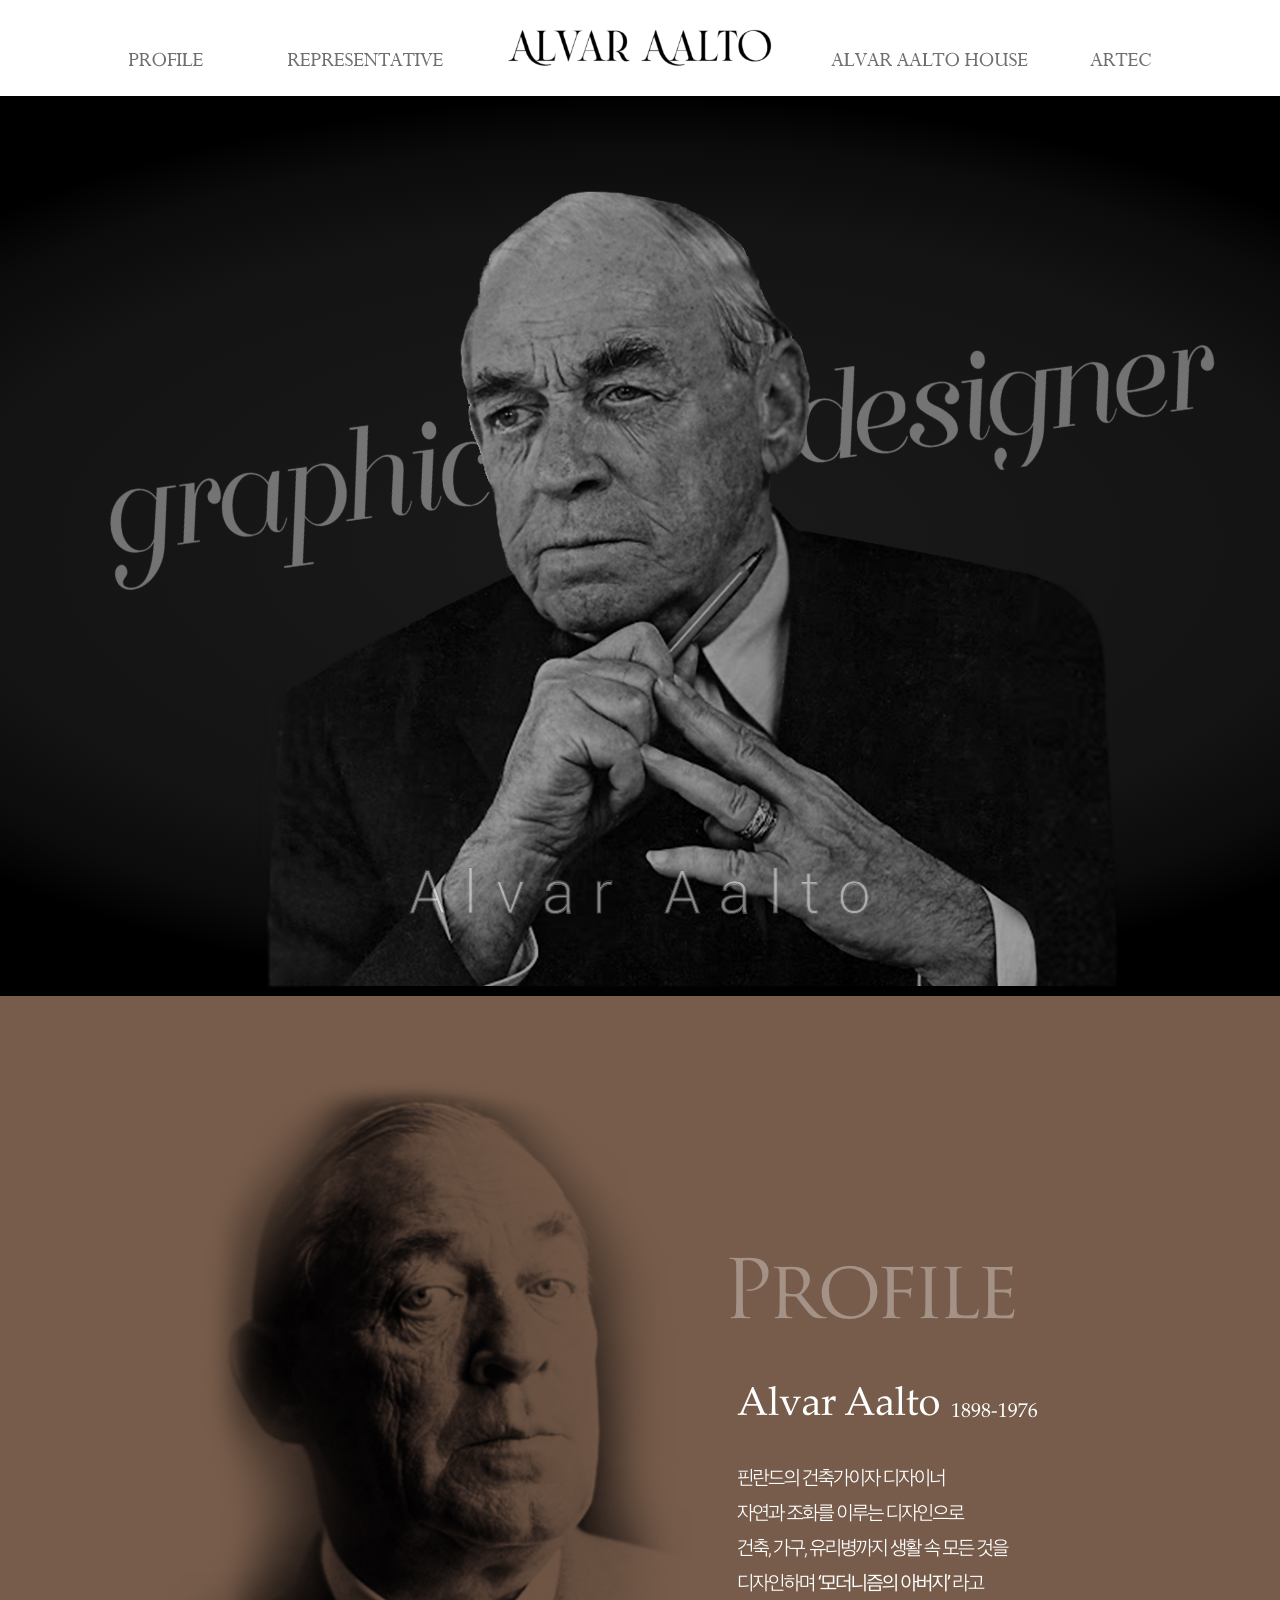
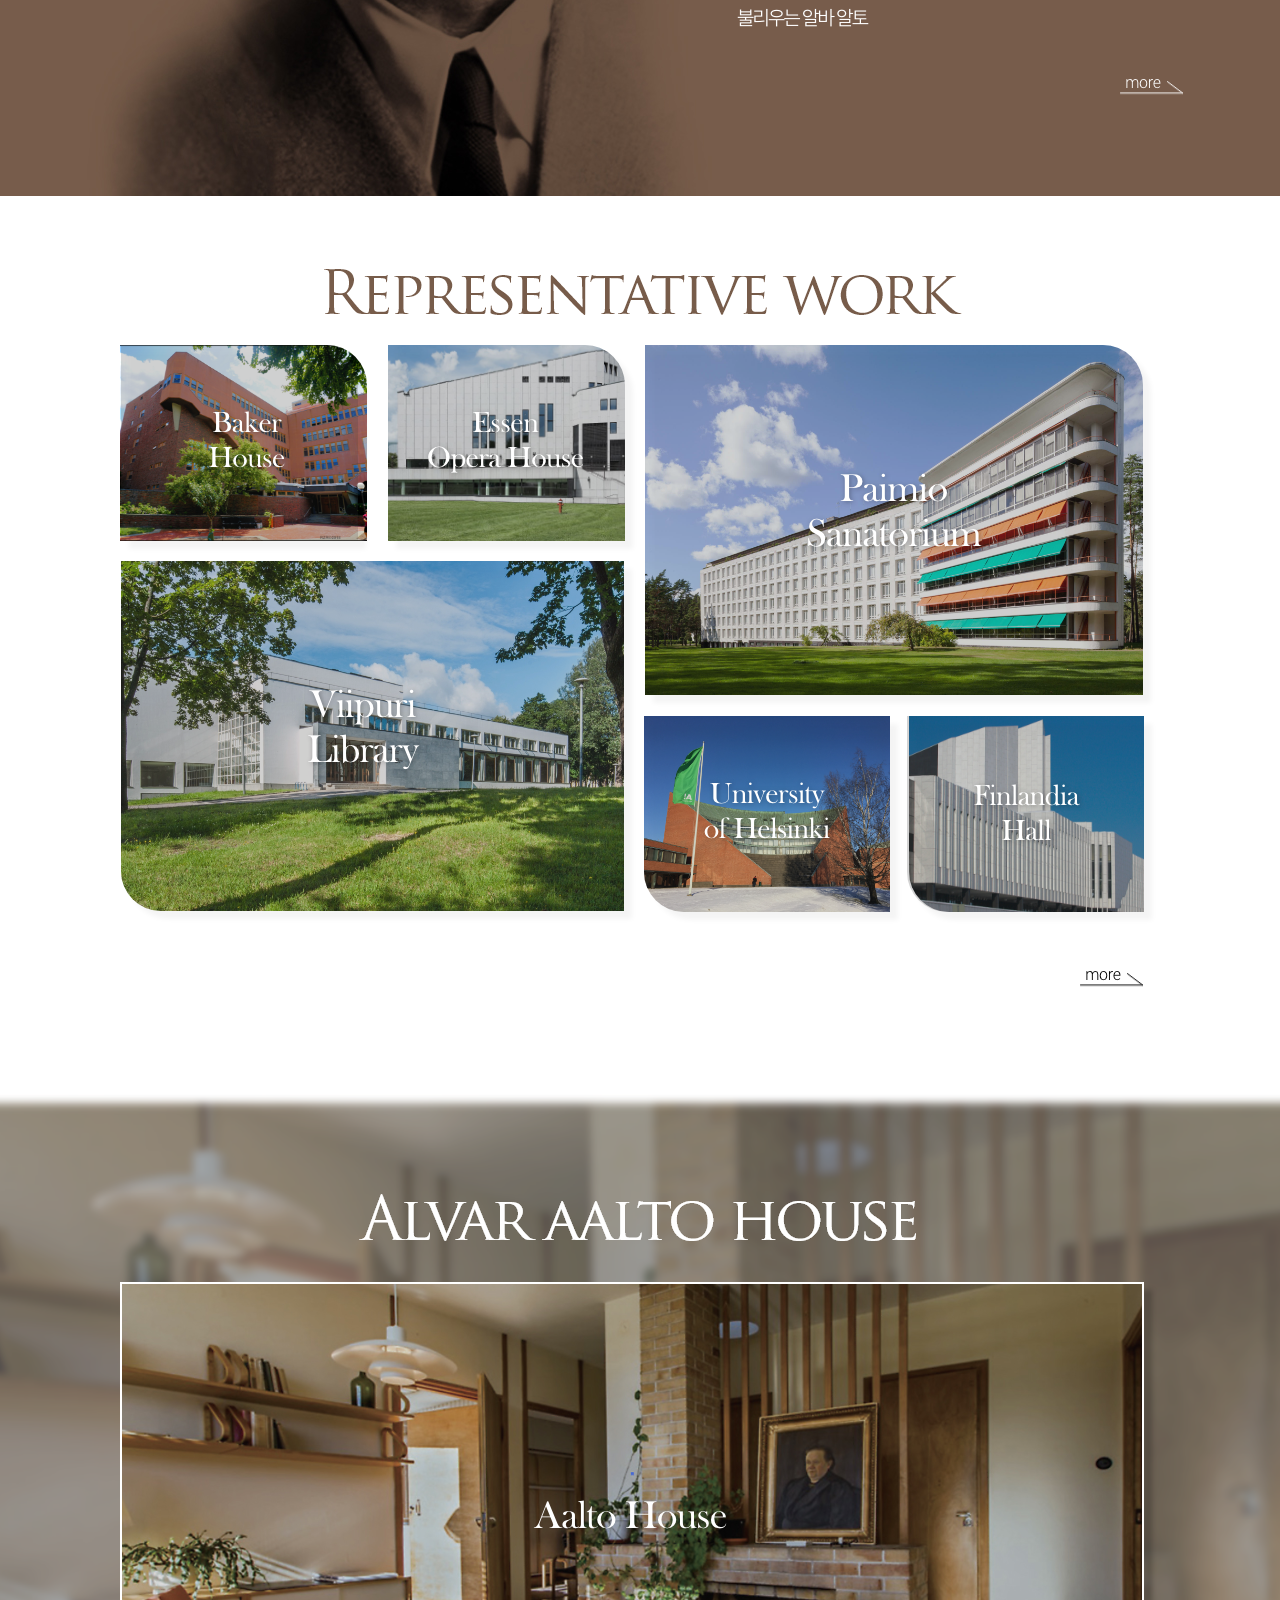
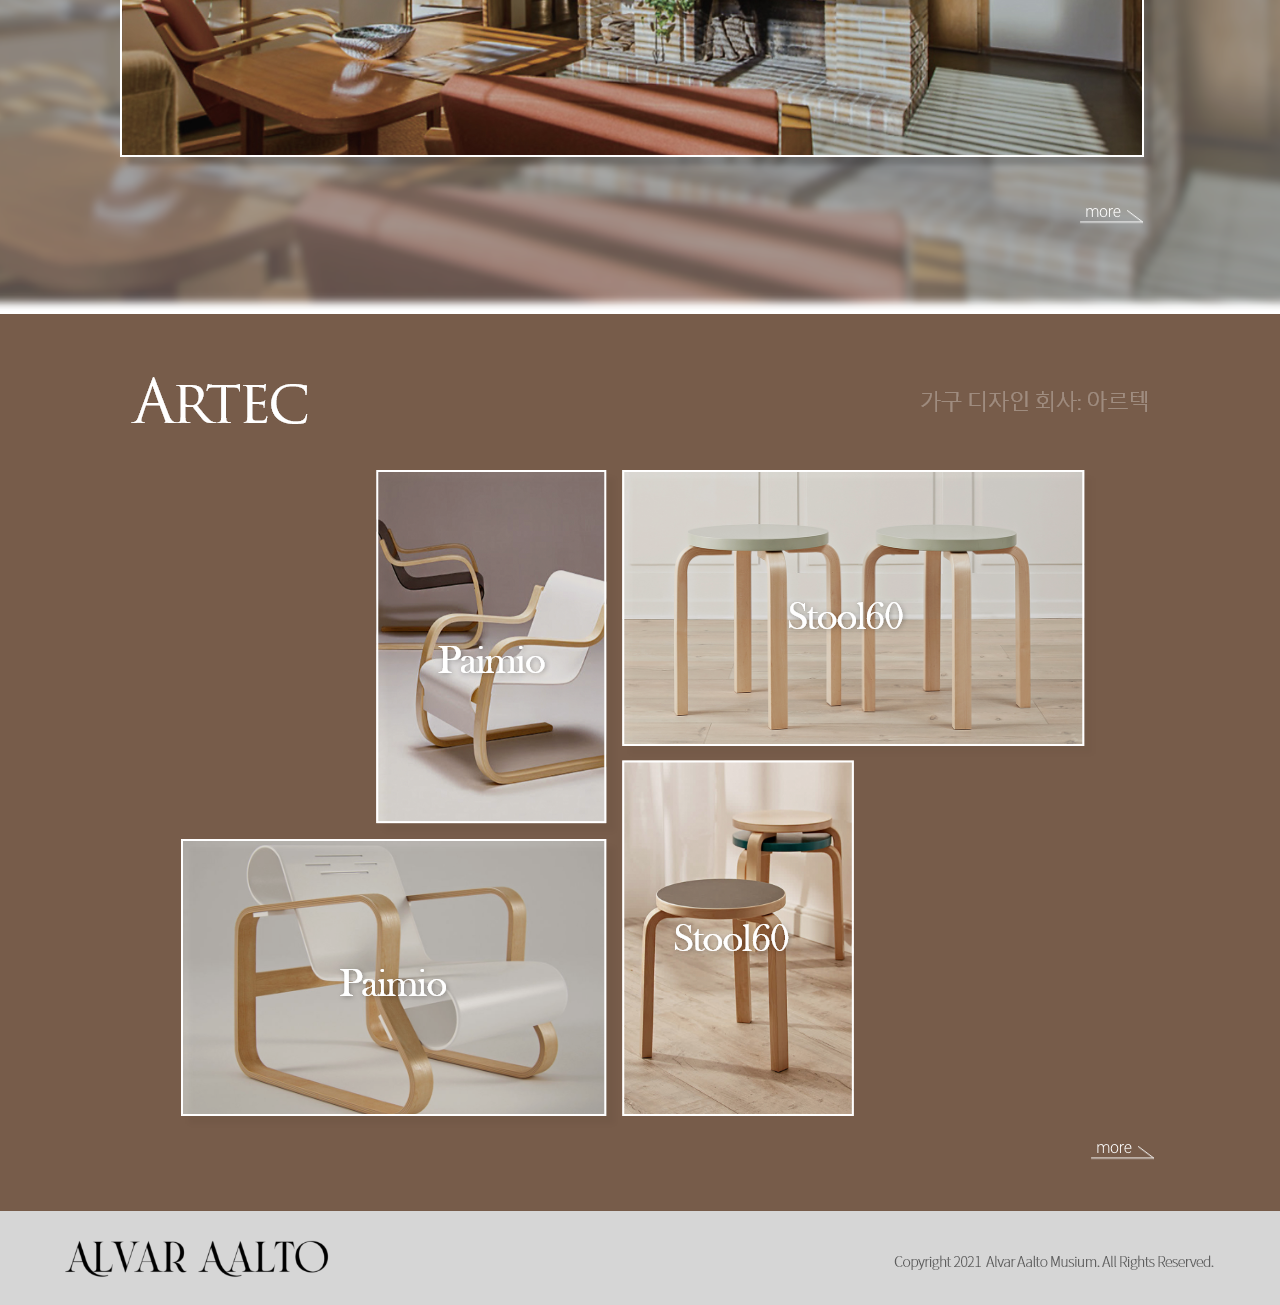
<file: index.html>
<!DOCTYPE html>
<html lang="ko" dir="ltr">
  <head>
    <meta charset="utf-8">
    <title>Alvar Aalto Museum</title>
    <link rel="stylesheet" href="css/master.css">
  </head>
  <body>
    <header>
      <a href="sub01.html"><div class="menu1"><img src="img/00_01_menu1.png" alt="=Profile"></div></a>
      <a href="sub02.html"><div class="menu2"><img src="img/00_01_menu2.png" alt="=Representative "></div></a>
      <a href="index.html"><div class="logo"><img src="img/00_01_logo.png" alt="=Alvar Aalto Museum logo"></div></a>
      <a href="sub03.html"><div class="menu3"><img src="img/00_01_menu3.png" alt="=Alvar Aalto House"></div></a>
      <a href="sub04.html"><div class="menu4"><img src="img/00_01_menu4.png" alt="=Artec"></div></a>
    </header>

    <section>
      <div>
      <div class="bg bg1">
          <div class="text1"><img src="img/00_02_text.png">
          </div>
      </div>
      <div class="bg bg2 bg_ext">
        <span class="">
        <div class="text2"><img src="img/00_03_text.png"></div>
        <div class="more01">
            <a href="sub01.html"><div class="more1"><img src="img/00_03_more.png"></div></a>
        </div>
      </span>
      </div>

      <div class="bg bg3 bg_ext">
        <span class="">
        <div class="text3"><img src="img/00_04_text.png" alt=""></div>
        <div class="con1"><img src="img/00_04_bg.png" alt=""></div>
        <div class="more02">
            <a href="sub02.html"><div class="more2"><img src="img/00_04_more.png"></div></a>
        </div>
      </span>
      </div>

      <div class="bg bg4 bg_ext">
        <span class="">
        <div class="text4"><img src="img/00_05_text.png" alt=""></div>
        <div class="con2"><a href="sub03.html"><img src="img/00_05_bg.png" alt=""></a></div>
        <div class="more03">
            <a href="sub03.html"><div class="more3"><img src="img/00_03_more.png"></div></a>
        </div>
      </span>
      </div>

      <div class="bg bg5 bg_ext">
        <span class="">
        <div class="text5"><img src="img/00_06_text.png" alt=""></div>
        <div class="con3"><img src="img/00_06_bg.png" alt=""></div>
        <div class="more04">
            <a href="sub04.html"><div class="more4"><img src="img/00_03_more.png"></div></a>
        </div>
      </span>
      </div>
          
      </div>
    </section>

    <footer>
        <div class="footer_logo"><img src="img/00_07_footer.png" alt="footer"></div>
    </footer>
  </body>
</html>
</file>
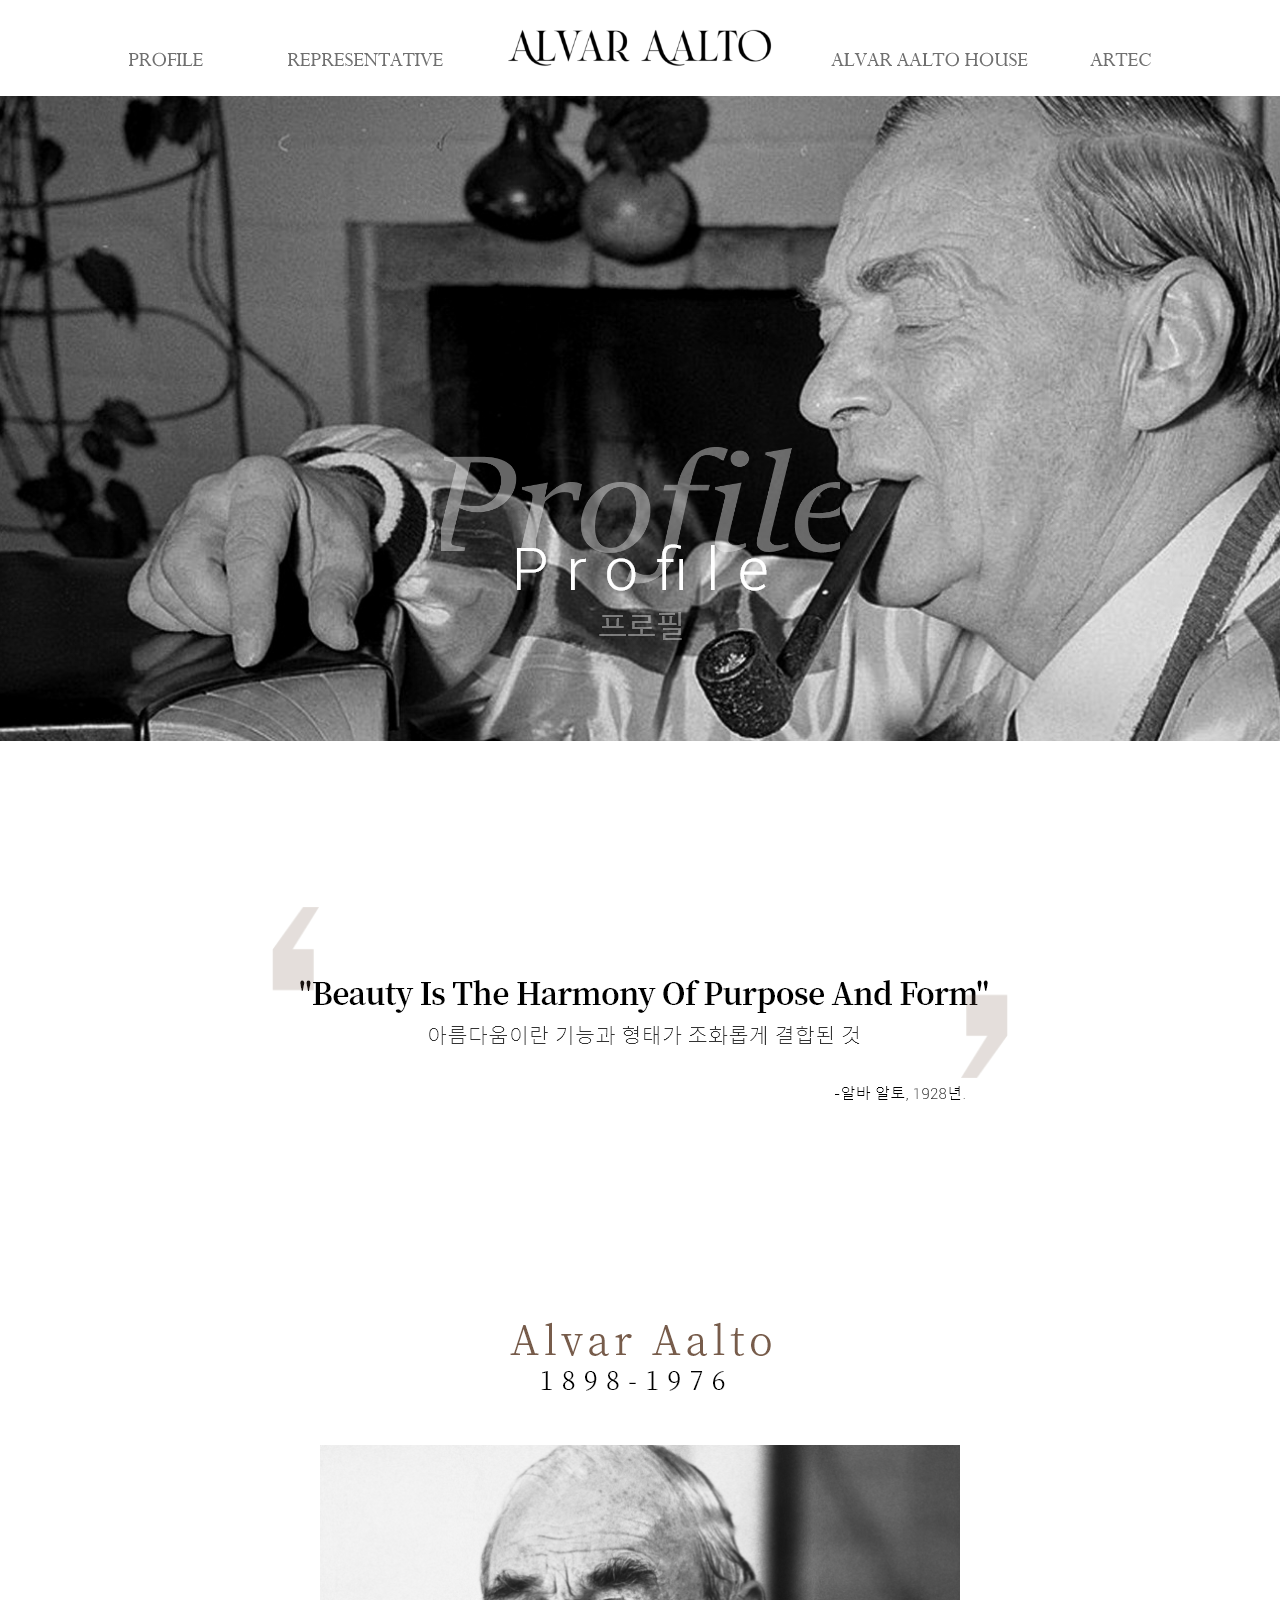
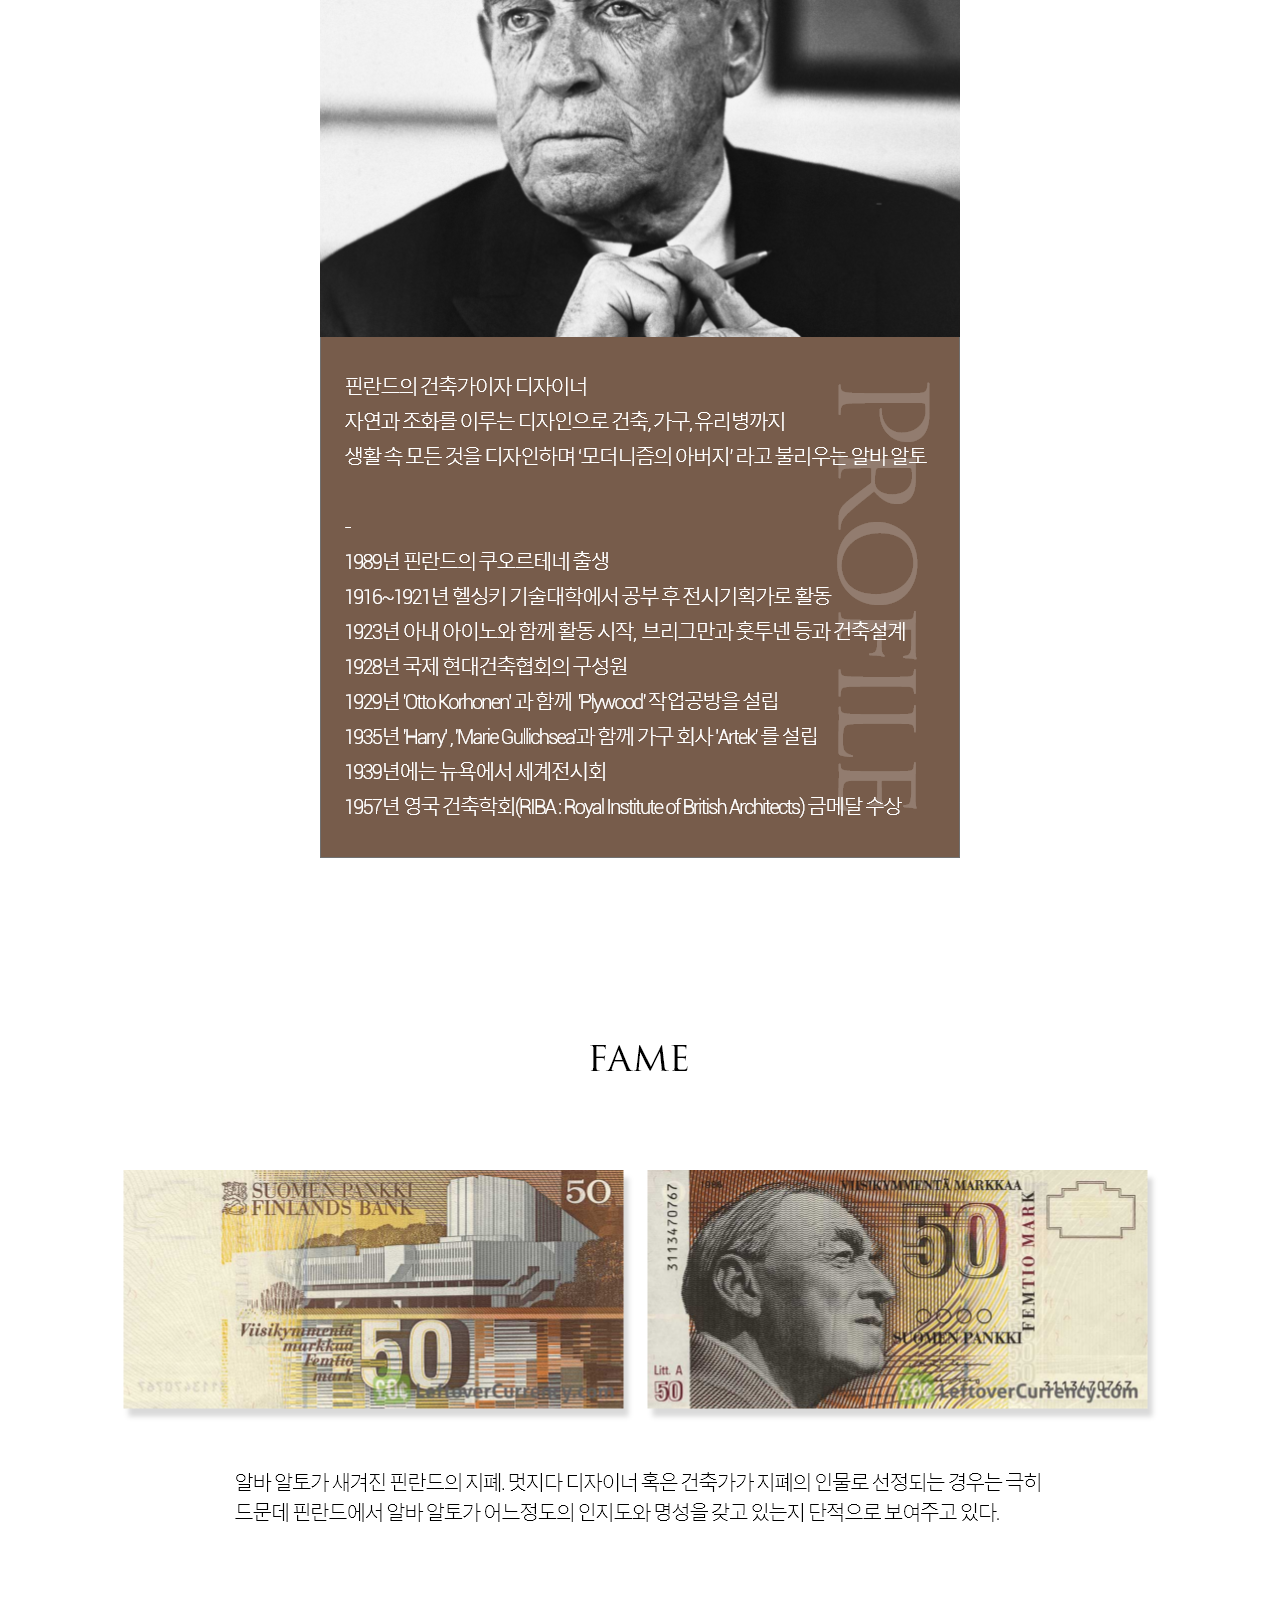
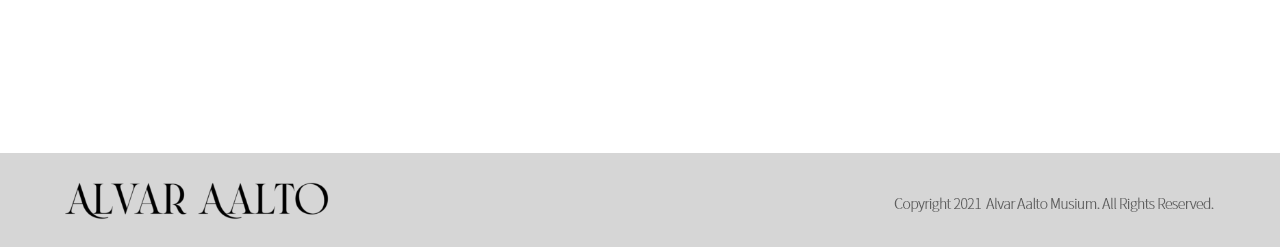
<file: sub01.html>
<!DOCTYPE html>
<html lang="ko" dir="ltr">
  <head>
    <meta charset="utf-8">
    <title>Alvar Aalto Museum</title>
    <link rel="stylesheet" href="css/master.css">
  </head>
  <body>
    <header>
      <a href="sub01.html"><div class="menu1"><img src="img/00_01_menu1.png" alt="=Profile"></div></a>
      <a href="sub02.html"><div class="menu2"><img src="img/00_01_menu2.png" alt="=Representative "></div></a>
      <a href="index.html"><div class="logo"><img src="img/00_01_logo.png" alt="=Alvar Aalto Museum logo"></div></a>
      <a href="sub03.html"><div class="menu3"><img src="img/00_01_menu3.png" alt="=Alvar Aalto House"></div></a>
      <a href="sub04.html"><div class="menu4"><img src="img/00_01_menu4.png" alt="=Artec"></div></a>
    </header>

    <section>
      <div>
      <div class="sub01_bg1">
          <div class="sub01_text1"><img src="img/01_02_text.png"></div>
      </div>

      <div class="sub01_bg2">
          <div class="sub01_text2"><img src="img/01_03_text.png"></div>
          <div class="sub01_text3"><img src="img/01_04_text.png"></div>
          <div class="sub01_con1"><img src="img/01_05_bg.png"></div>
          <div class="sub01_text4"><img src="img/01_06_text.png"></div>
          <div class="sub01_con2"><img src="img/01_06_bg.png"></div>
          <div class="sub01_text5"><img src="img/01_06_text2.png">
          </div>
      </div>

    </div>
    </section>

    <footer>
        <div class="footer_logo"><img src="img/00_07_footer.png" alt="footer"></div>
    </footer>
  </body>
</html>
</file>
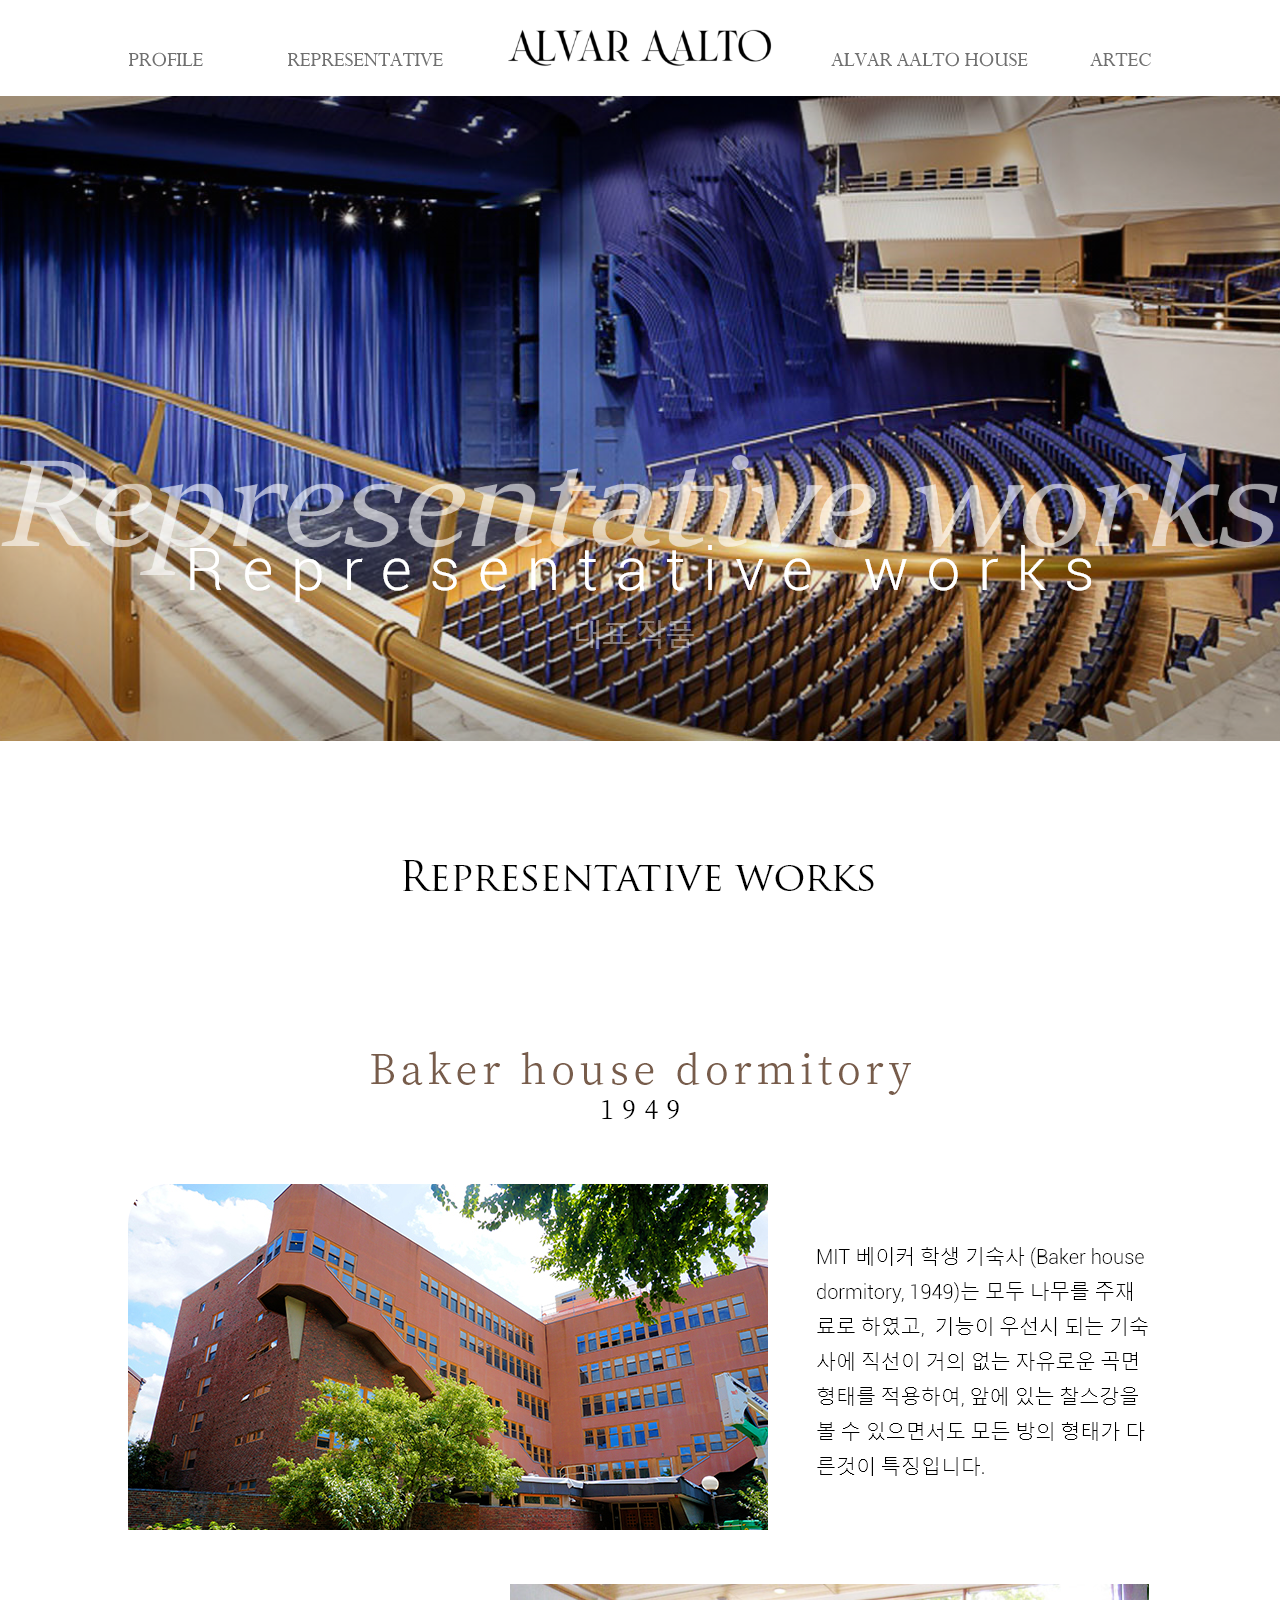
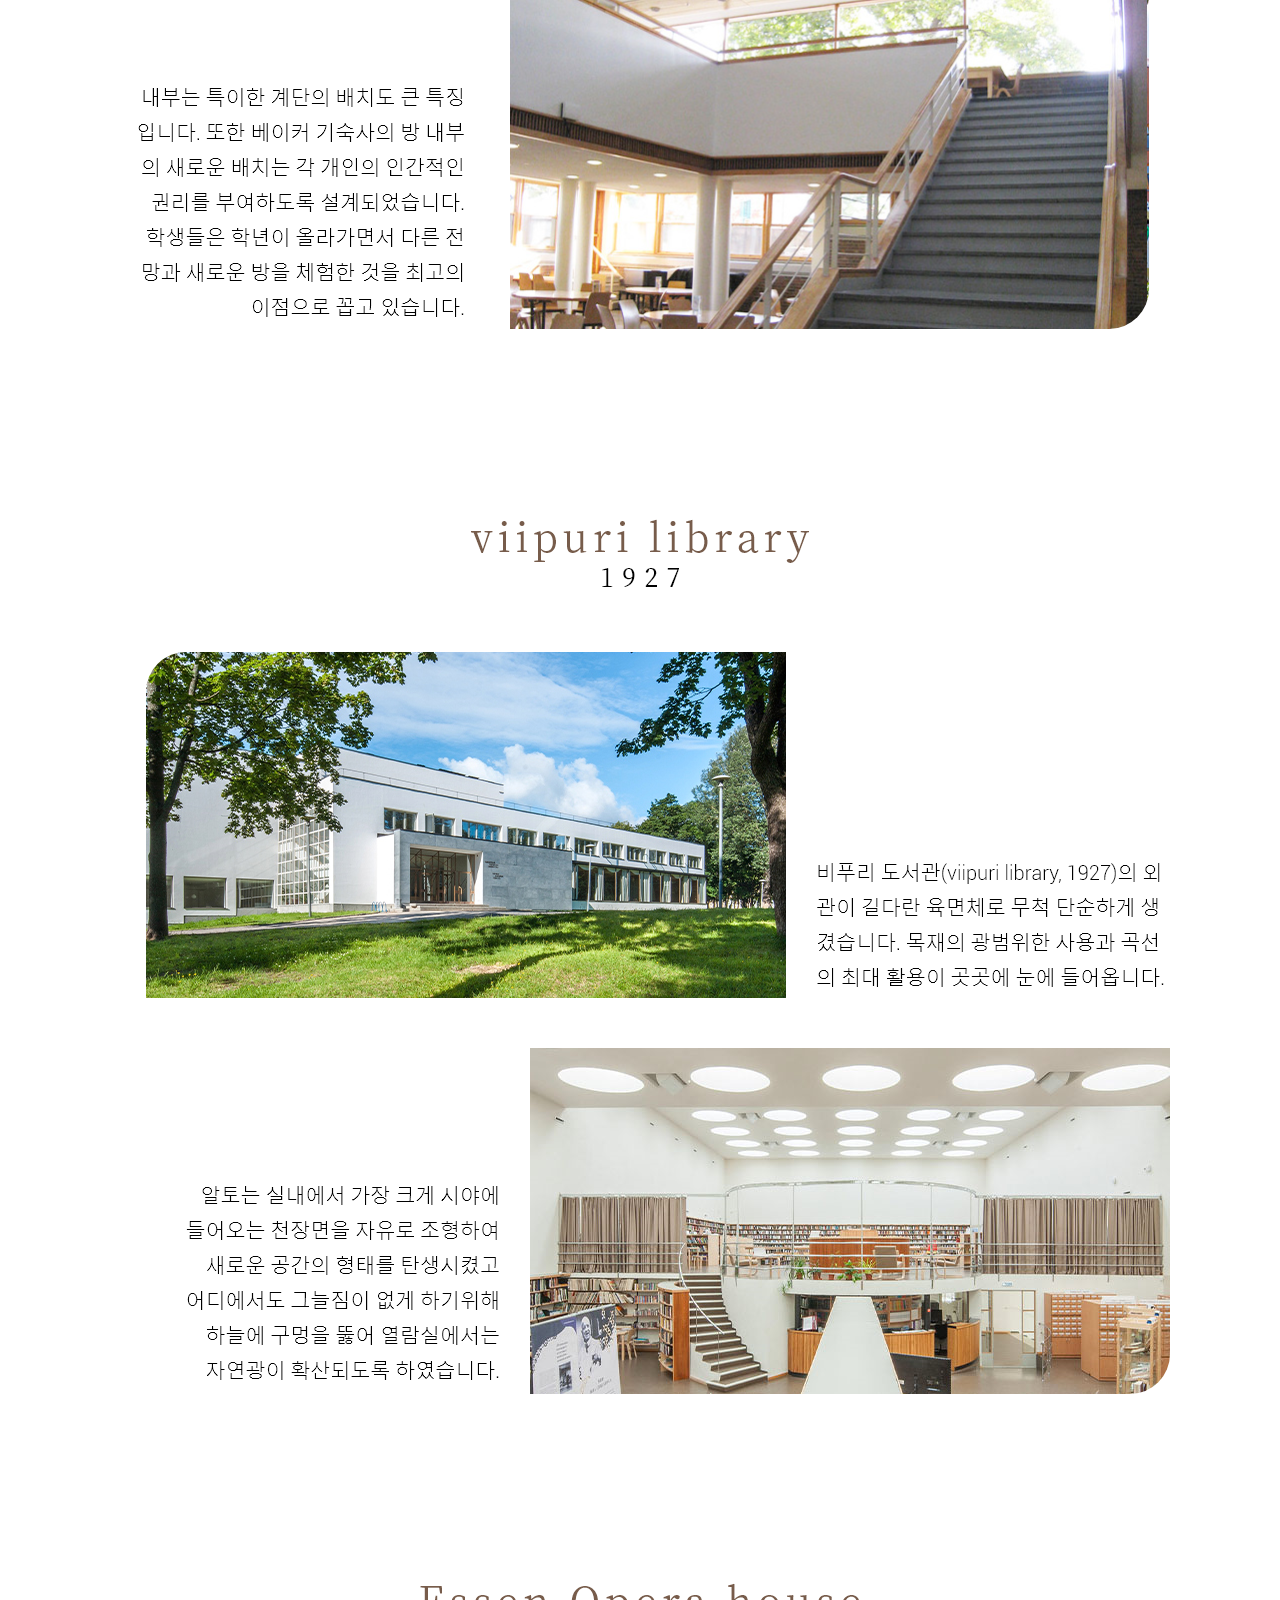
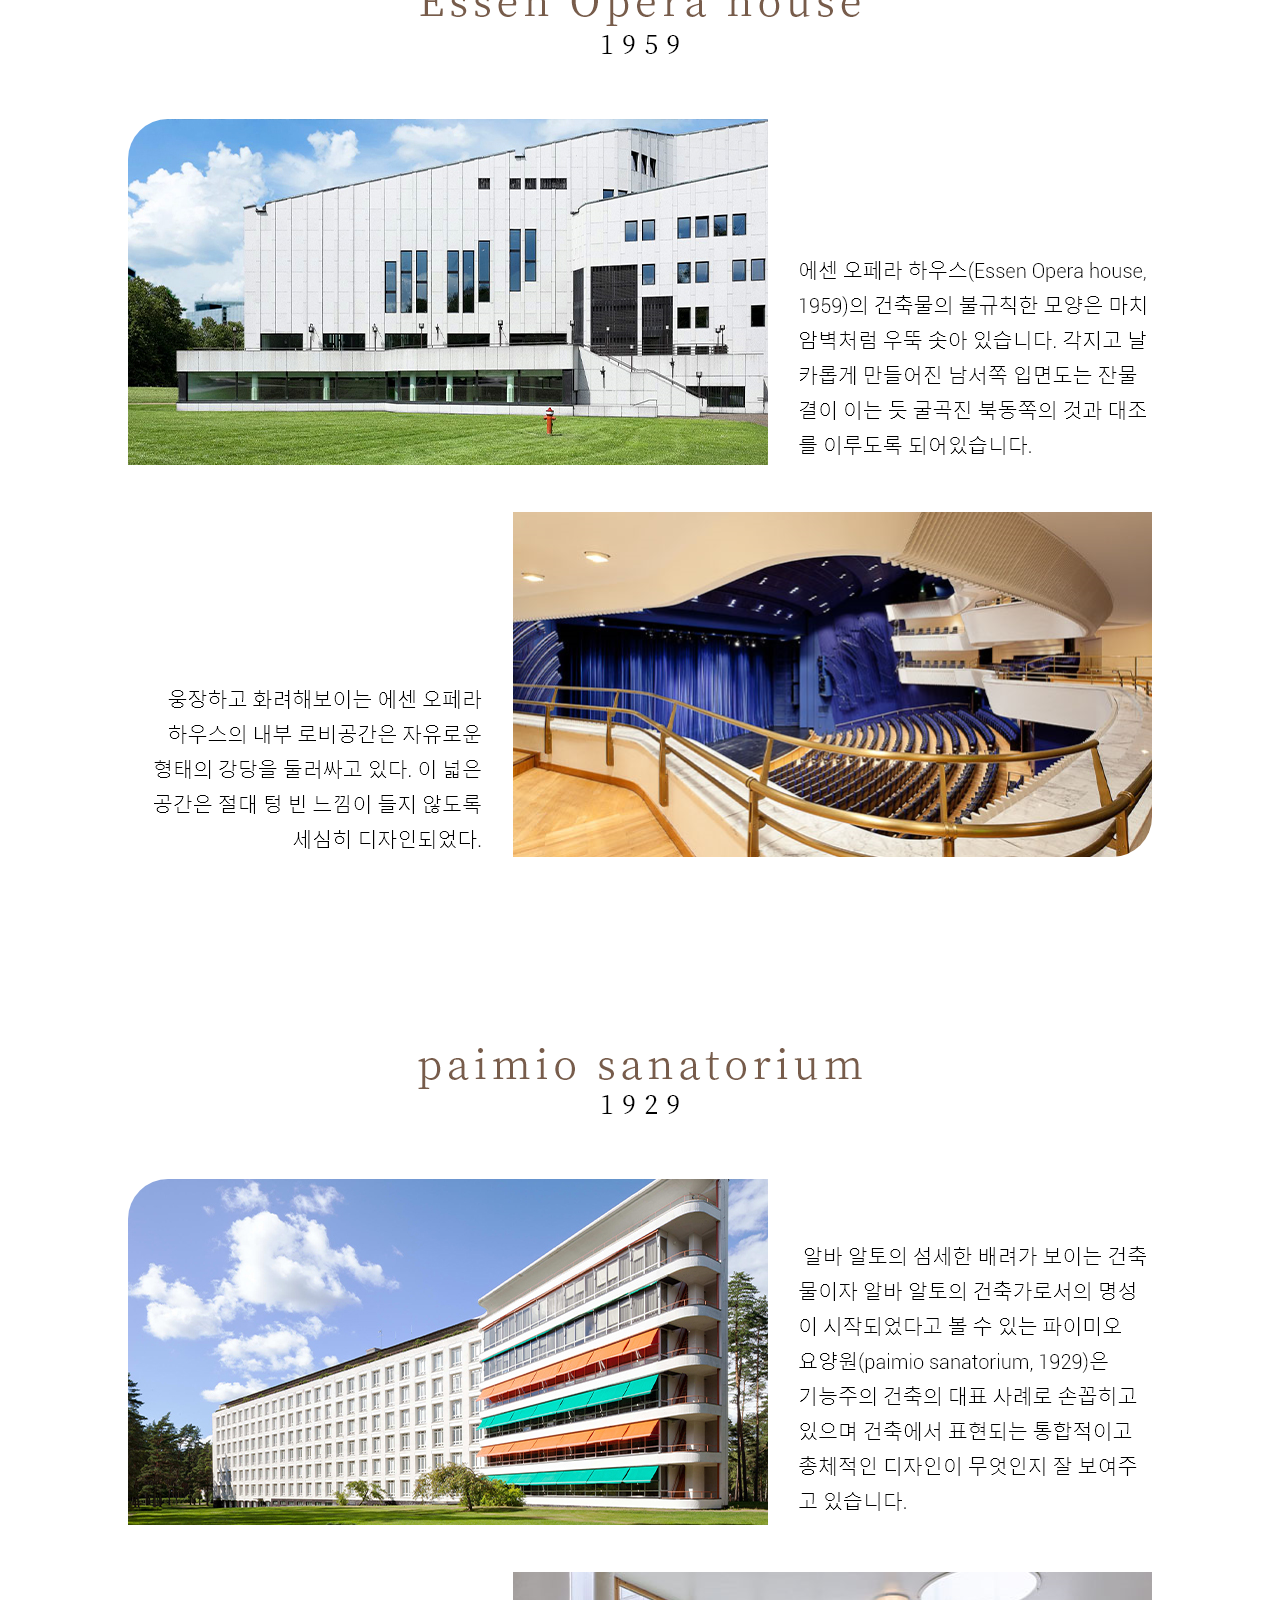
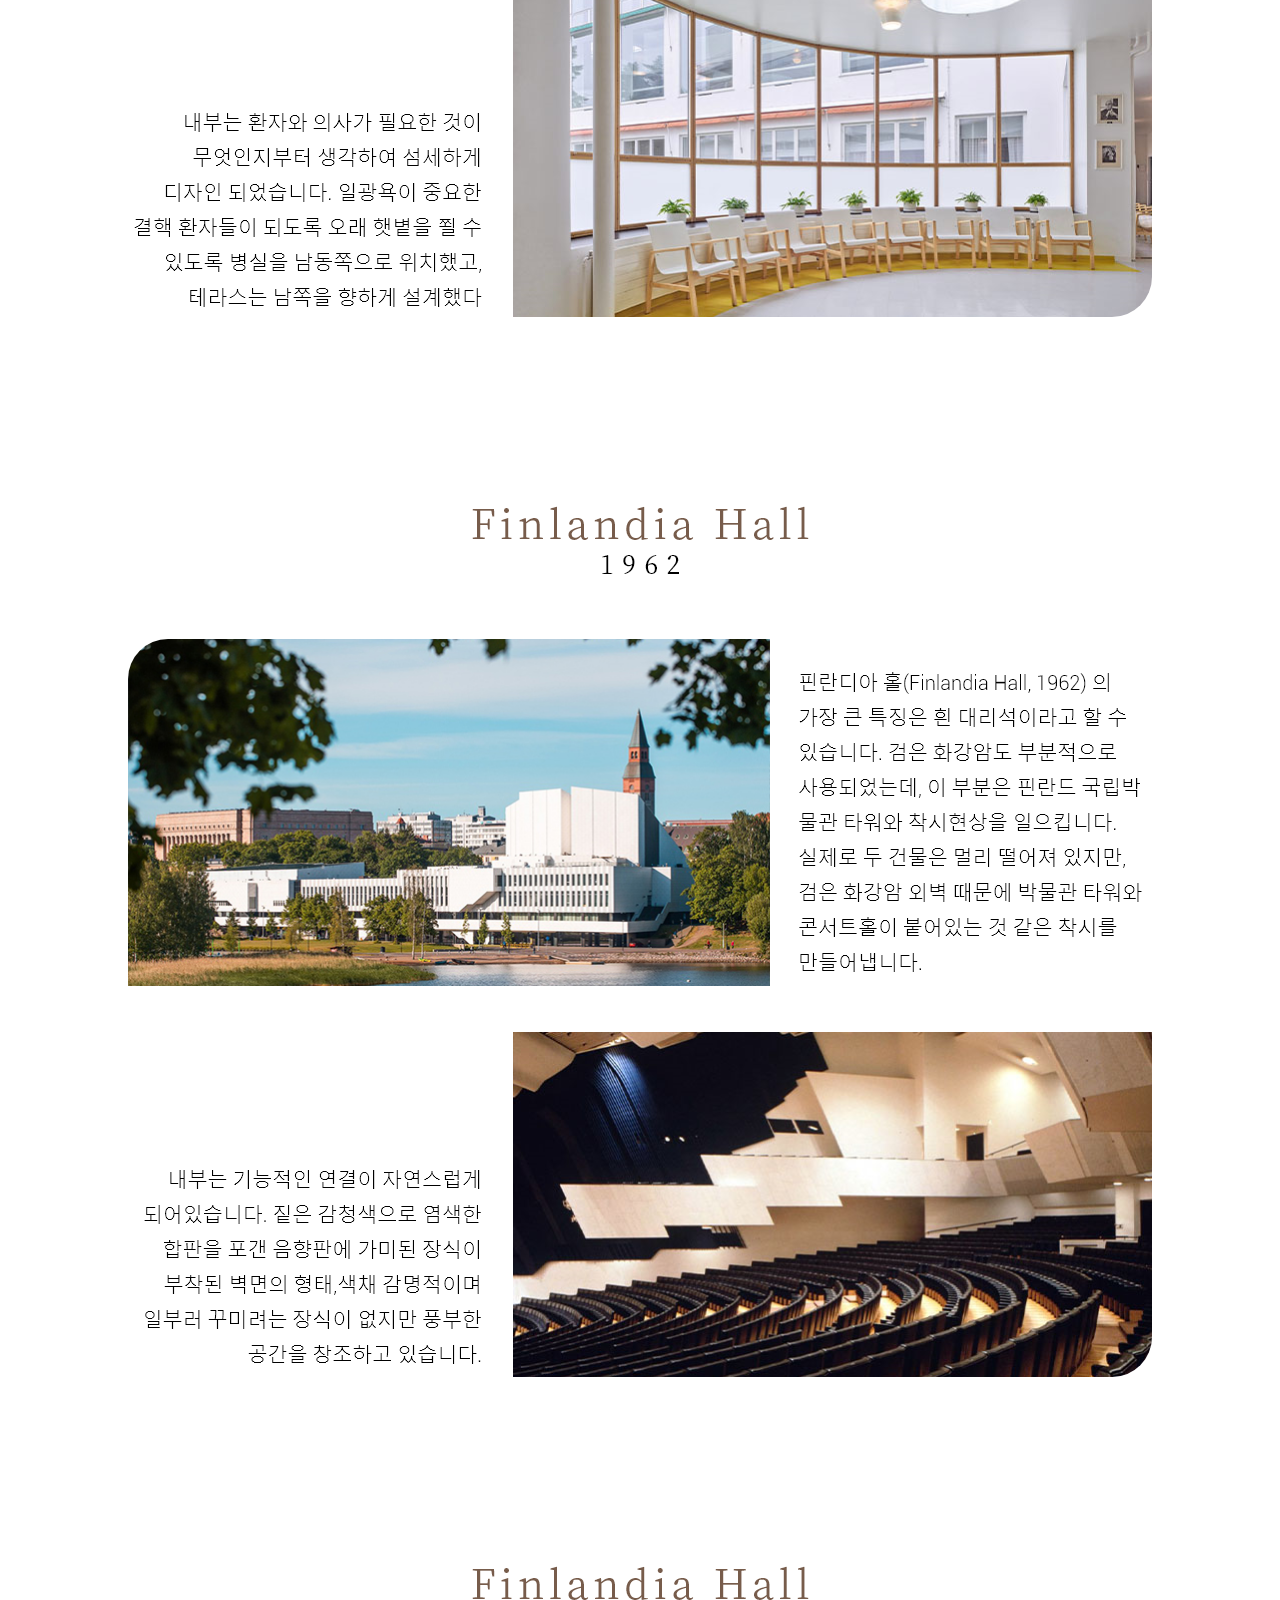
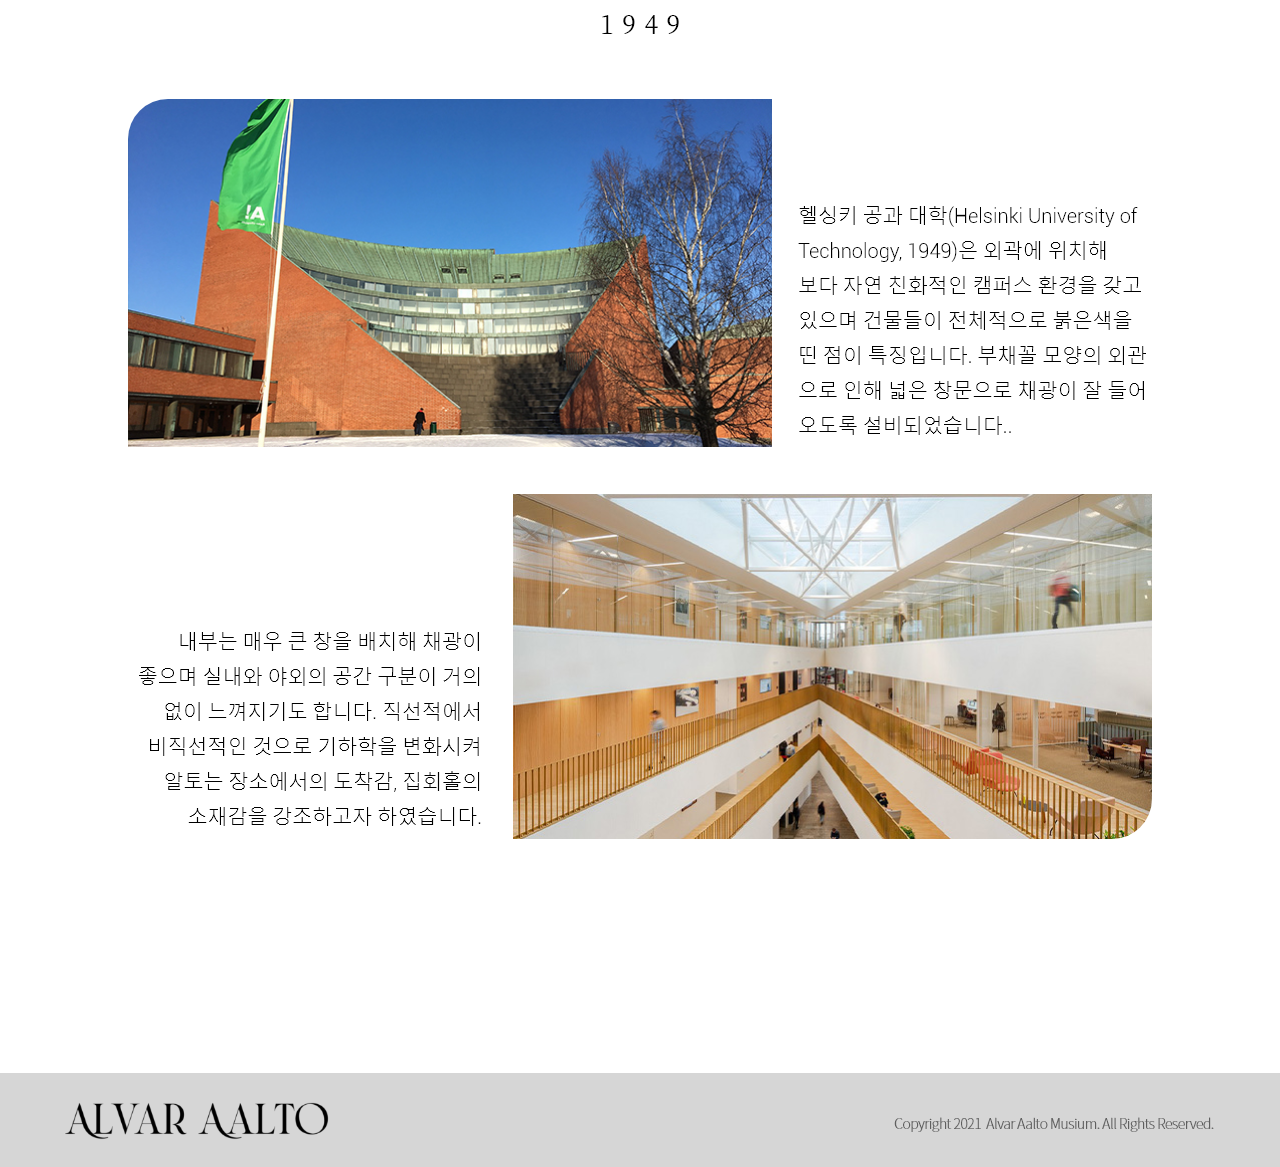
<file: sub02.html>
<!DOCTYPE html>
<html lang="ko" dir="ltr">
  <head>
    <meta charset="utf-8">
    <title>Alvar Aalto Museum</title>
    <link rel="stylesheet" href="css/master.css">
  </head>
  <body>
    <header>
      <a href="sub01.html"><div class="menu1"><img src="img/00_01_menu1.png" alt="=Profile"></div></a>
      <a href="sub02.html"><div class="menu2"><img src="img/00_01_menu2.png" alt="=Representative "></div></a>
      <a href="index.html"><div class="logo"><img src="img/00_01_logo.png" alt="=Alvar Aalto Museum logo"></div></a>
      <a href="sub03.html"><div class="menu3"><img src="img/00_01_menu3.png" alt="=Alvar Aalto House"></div></a>
      <a href="sub04.html"><div class="menu4"><img src="img/00_01_menu4.png" alt="=Artec"></div></a>
    </header>
    <section>
      <div>
      <div class="sub02">
        <div class="sub02_bg1">
          <div class="sub02_text1"><img src="img/02_02_text.png"></div>
        </div>

        <div class="sub02_bg2">
          <div class="sub02_text2"><img src="img/02_03_text.png"></div>
          <div class="sub02_text3"><img src="img/02_03_text1.png"></div>
          <div class="sub02_con1"><img src="img/02_03_bg.png"></div>
          <div class="sub02_text4"><img src="img/02_04_text.png"></div>
          <div class="sub02_con2"><img src="img/02_04_bg.png"></div>
          <div class="sub02_text5"><img src="img/02_05_text.png"></div>
          <div class="sub02_con3"><img src="img/02_05_bg.png"></div>
          <div class="sub02_text6"><img src="img/02_06_text.png"></div>
          <div class="sub02_con4"><img src="img/02_06_bg.png"></div>
          <div class="sub02_text7"><img src="img/02_07_text.png"></div>
          <div class="sub02_con5"><img src="img/02_07_bg.png"></div>
          <div class="sub02_text8"><img src="img/02_08_text.png"></div>
          <div class="sub02_con6"><img src="img/02_08_bg.png"></div>
        </div>

    </div>
    </div>
    </section>

    <footer>
        <div class="footer_logo"><img src="img/00_07_footer.png" alt="footer"></div>
    </footer>
  </body>
</html>
</file>
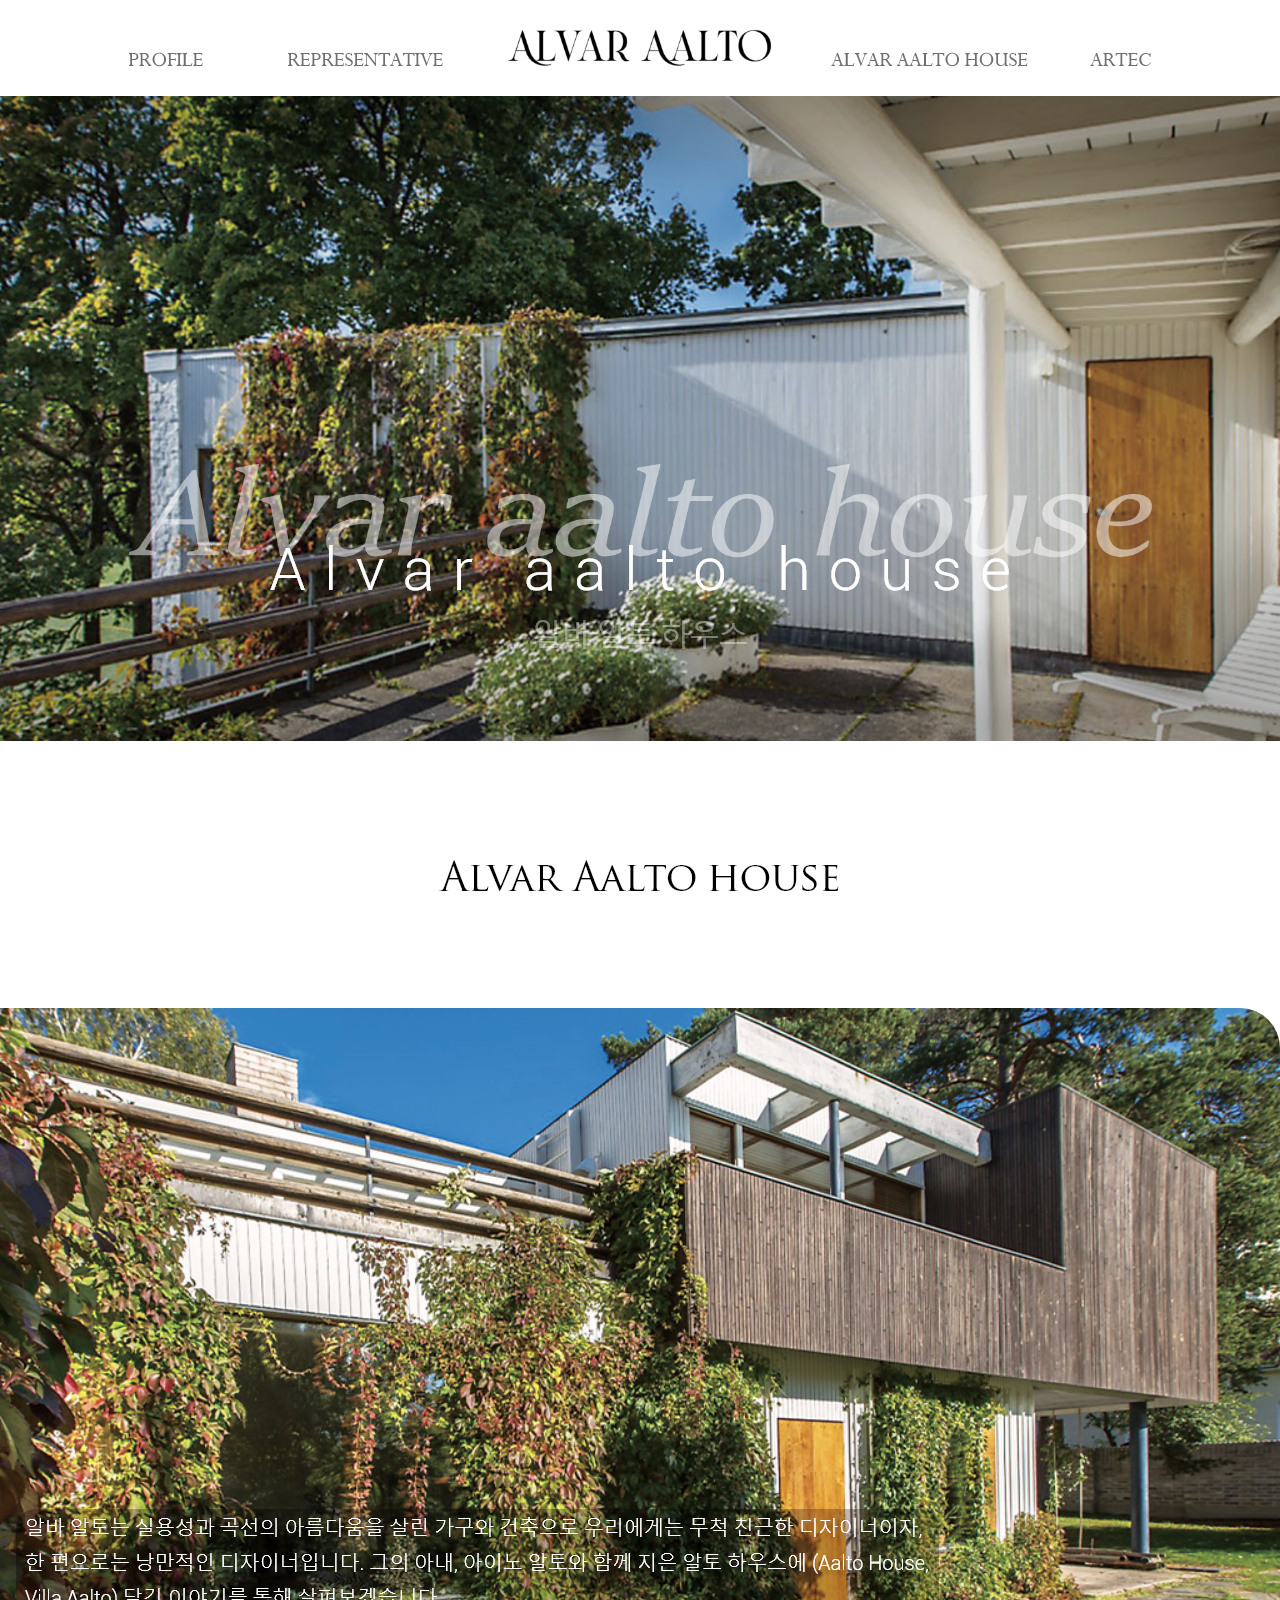
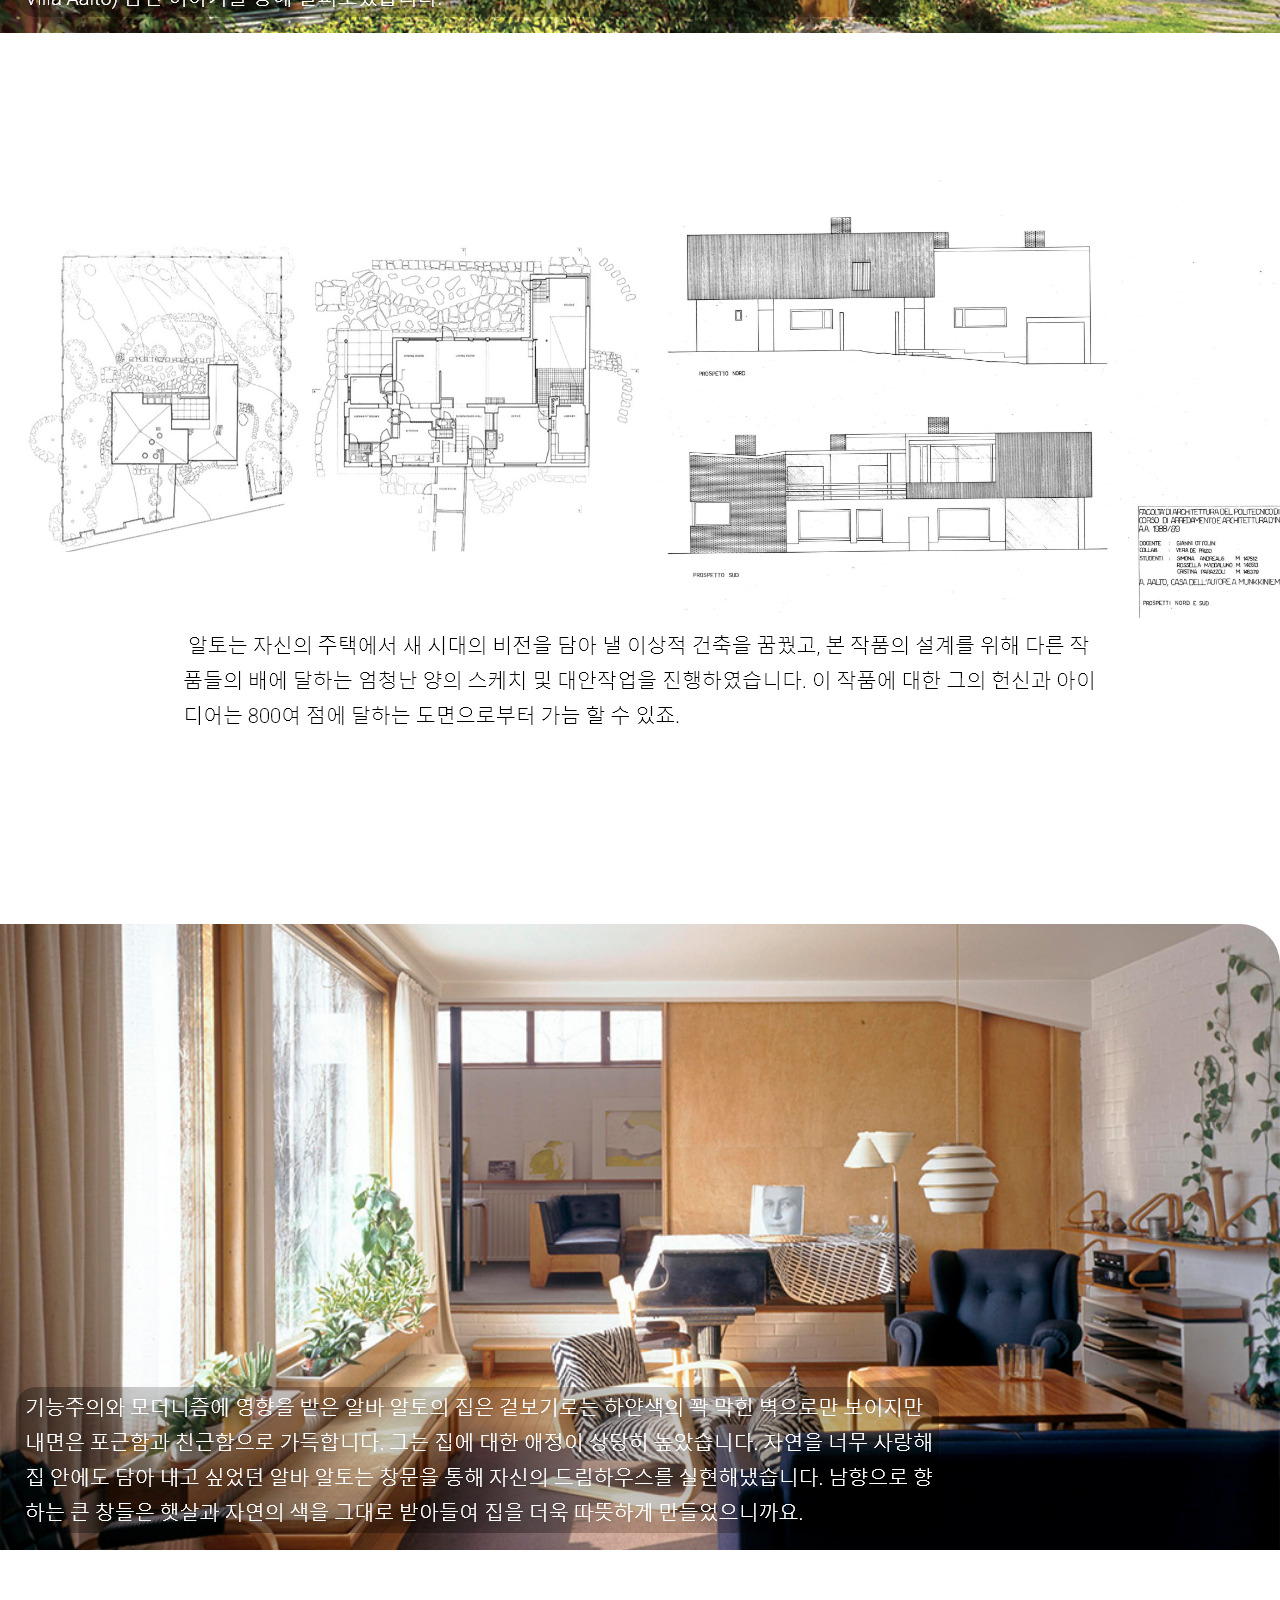
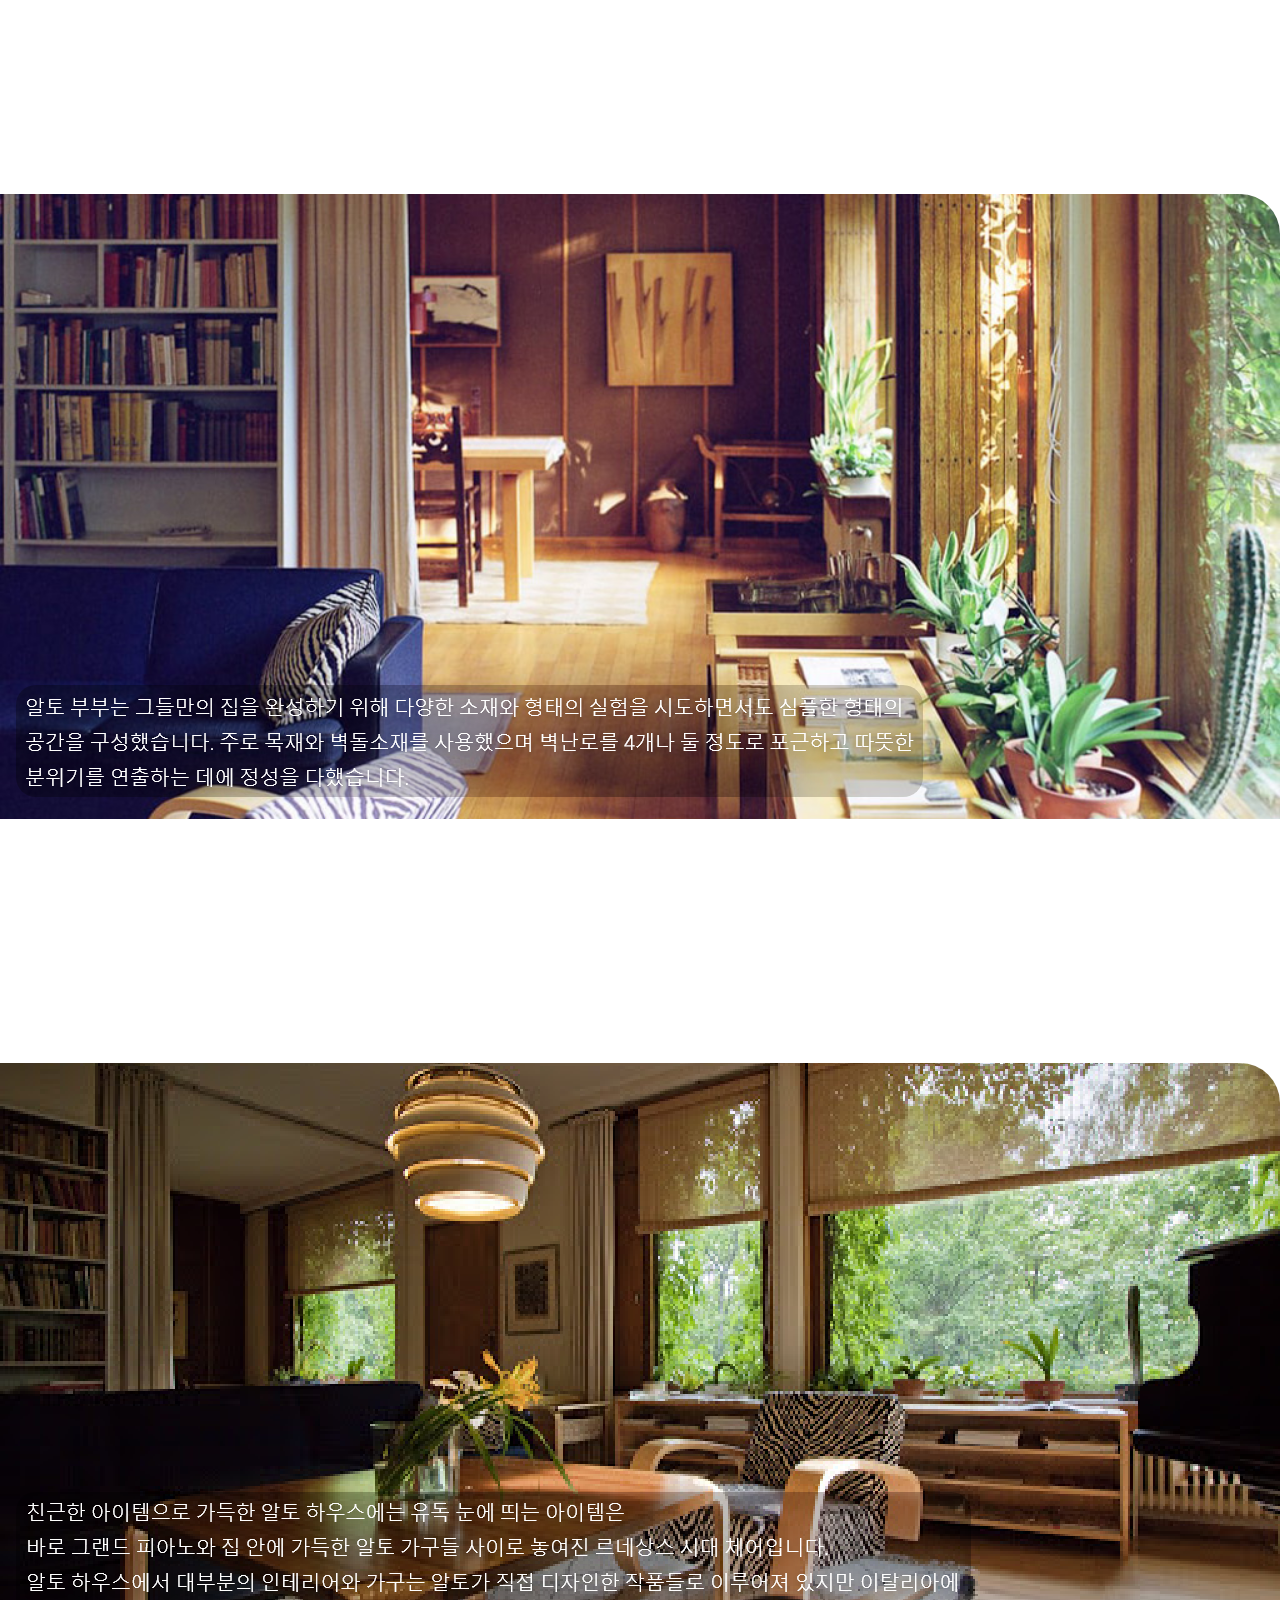
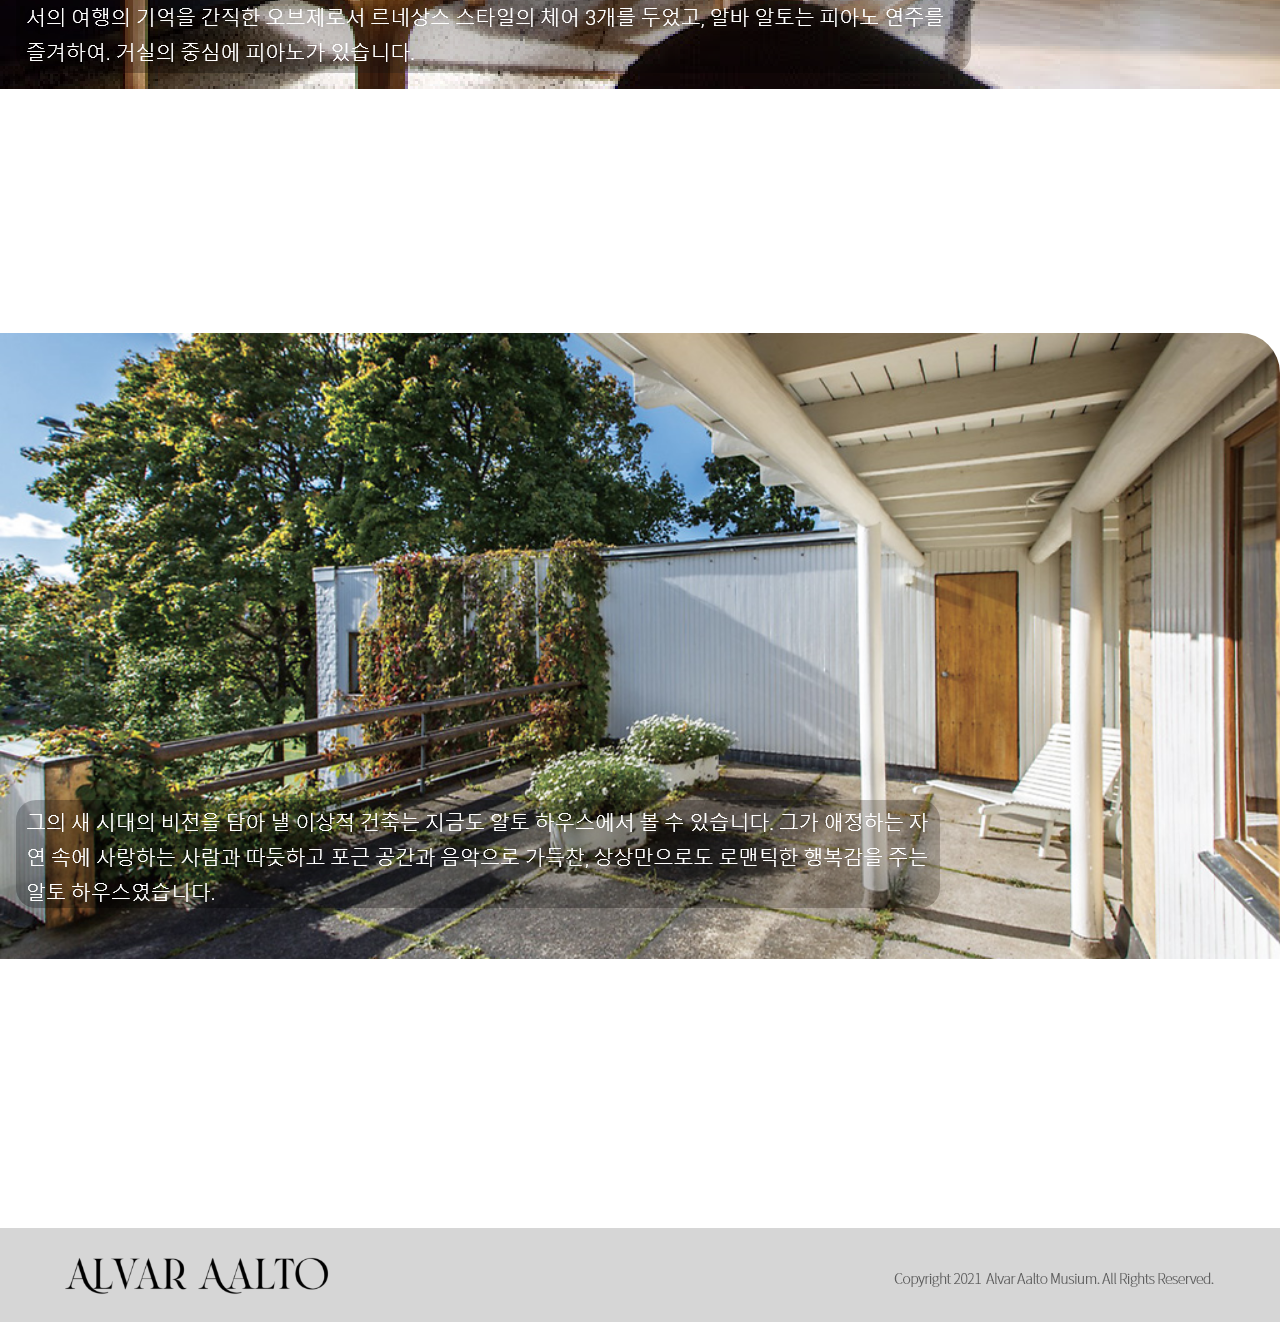
<file: sub03.html>
<!DOCTYPE html>
<html lang="ko" dir="ltr">
  <head>
    <meta charset="utf-8">
    <title>Alvar Aalto Museum</title>
    <link rel="stylesheet" href="css/master.css">
  </head>
  <body>
    <header>
      <a href="sub01.html"><div class="menu1"><img src="img/00_01_menu1.png" alt="=Profile"></div></a>
      <a href="sub02.html"><div class="menu2"><img src="img/00_01_menu2.png" alt="=Representative "></div></a>
      <a href="index.html"><div class="logo"><img src="img/00_01_logo.png" alt="=Alvar Aalto Museum logo"></div></a>
      <a href="sub03.html"><div class="menu3"><img src="img/00_01_menu3.png" alt="=Alvar Aalto House"></div></a>
      <a href="sub04.html"><div class="menu4"><img src="img/00_01_menu4.png" alt="=Artec"></div></a>
    </header>

    <section>
      <div>
      <div class="sub03">
        <div class="sub03_bg1">
          <div class="sub03_text1"><img src="img/03_02_text.png"></div>
        </div>

        <div class="sub03_bg2">
          <div class="sub03_text2"><img src="img/03_03_text.png"></div>
          <div class="sub03_con1"><img src="img/03_03_bg.png"></div>
          <div class="sub03_con2"><img src="img/03_04_bg.png"></div>
          <div class="sub03_text3"><img src="img/03_04_text.png"></div>
          <div class="sub03_con3"><img src="img/03_05_bg.png"></div>
          <div class="sub03_con4"><img src="img/03_06_bg.png"></div>
          <div class="sub03_con5"><img src="img/03_07_bg.png"></div>
          <div class="sub03_con6"><img src="img/03_08_bg.png"></div>
        </div>

    </div>
    </div>
    </section>

    <footer>
        <div class="footer_logo"><img src="img/00_07_footer.png" alt="footer"></div>
    </footer>
  </body>
</html>
</file>
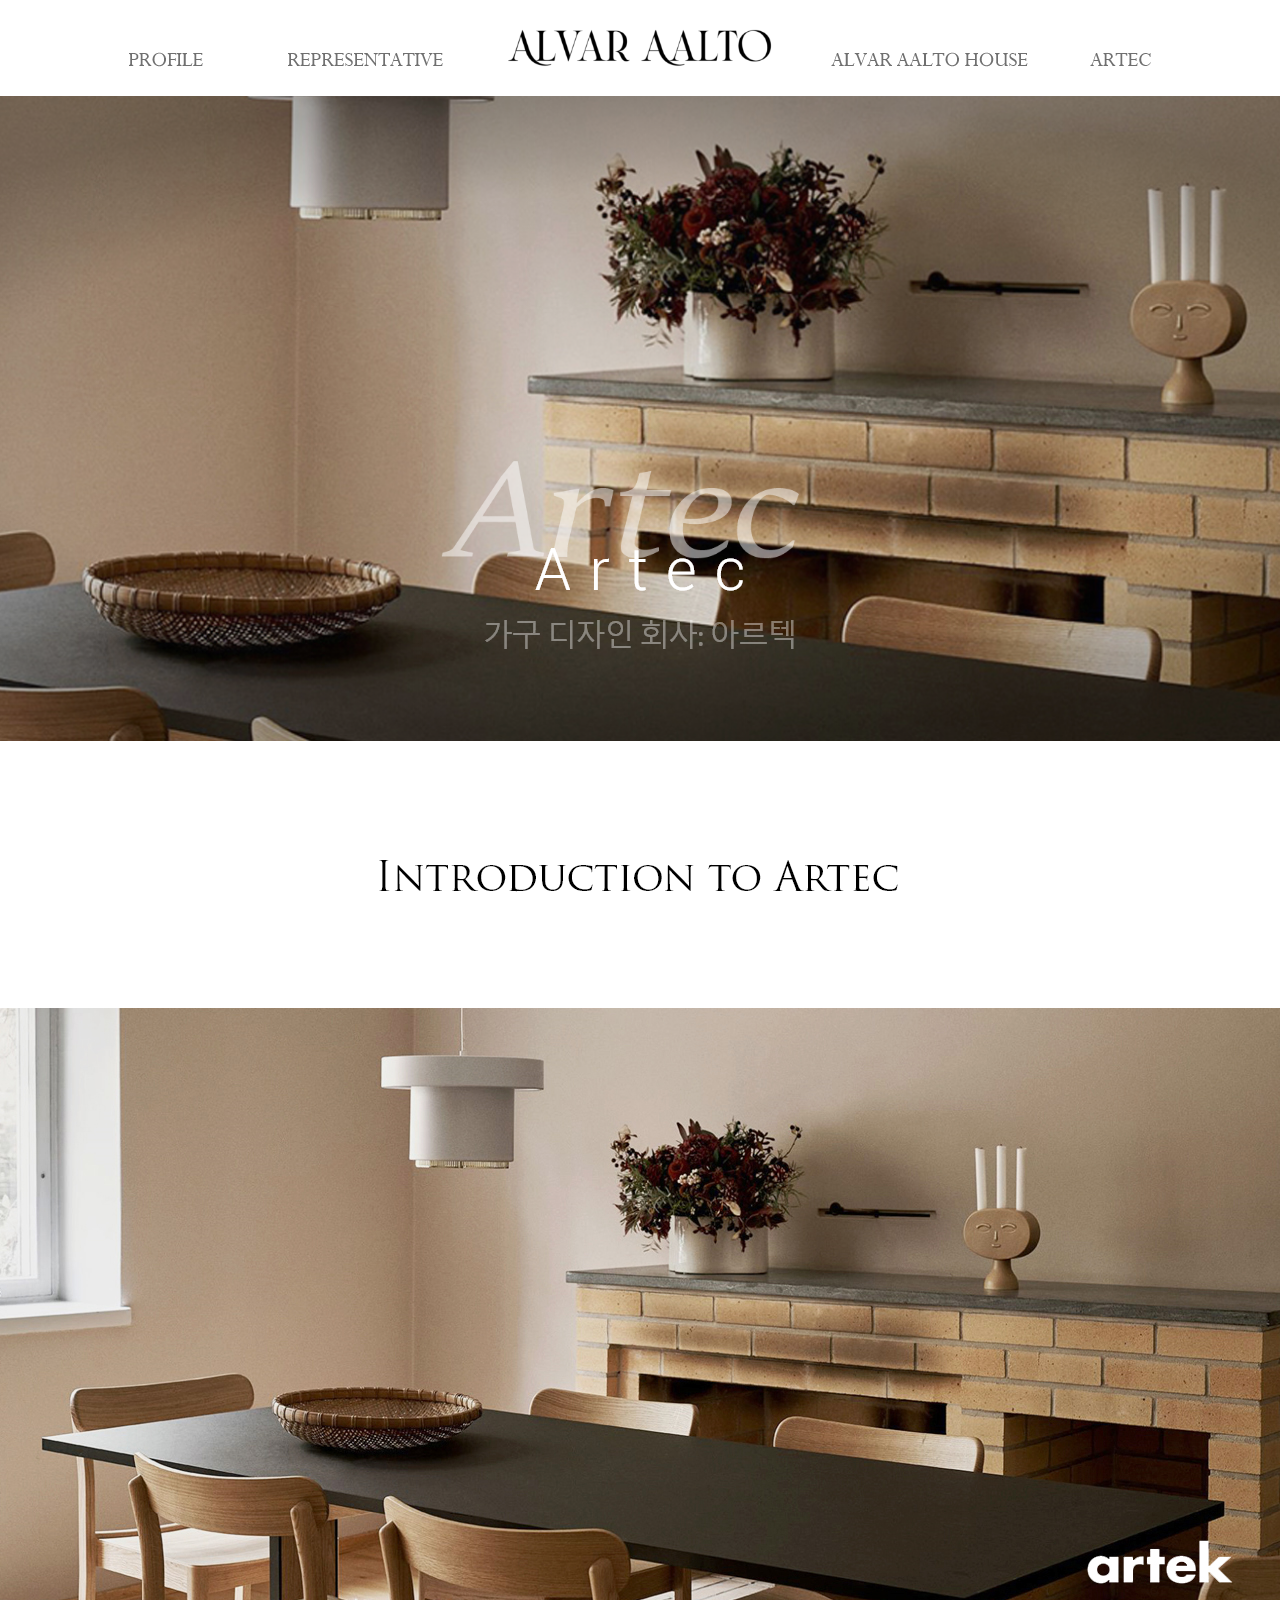
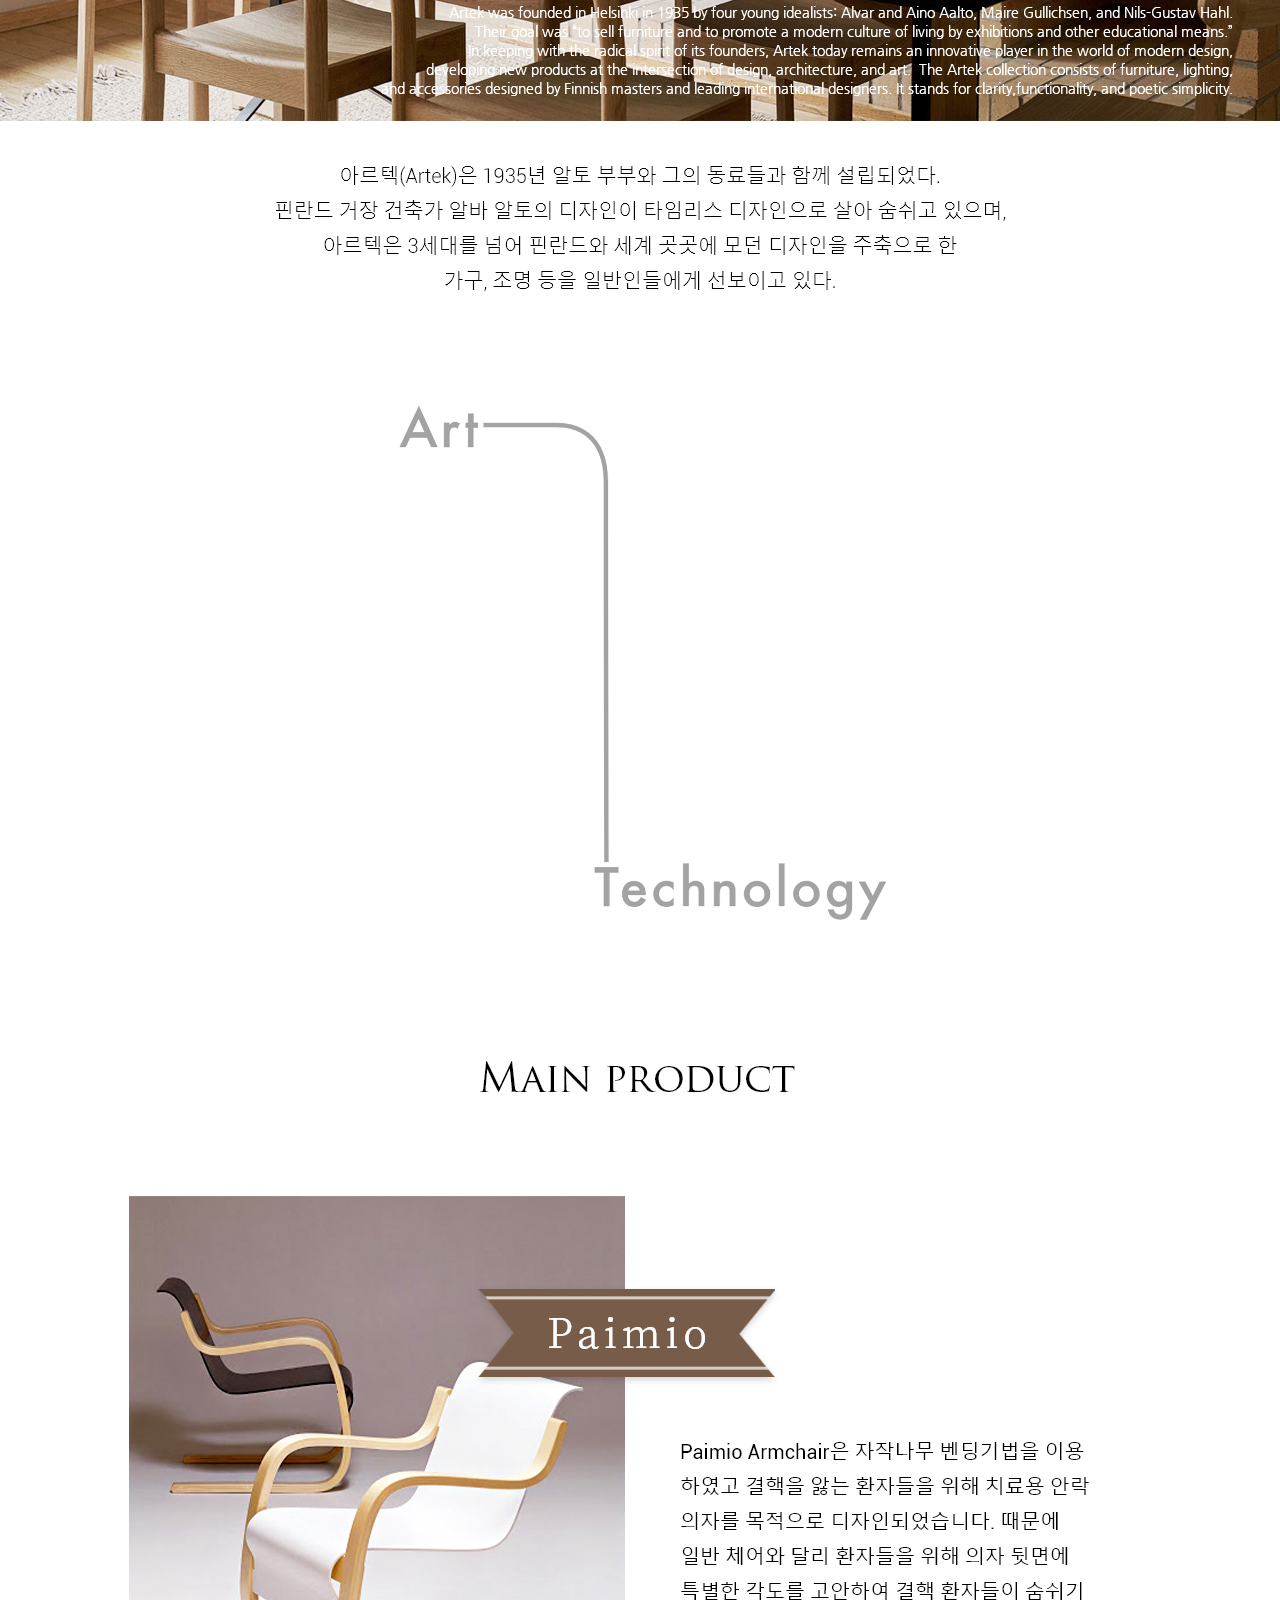
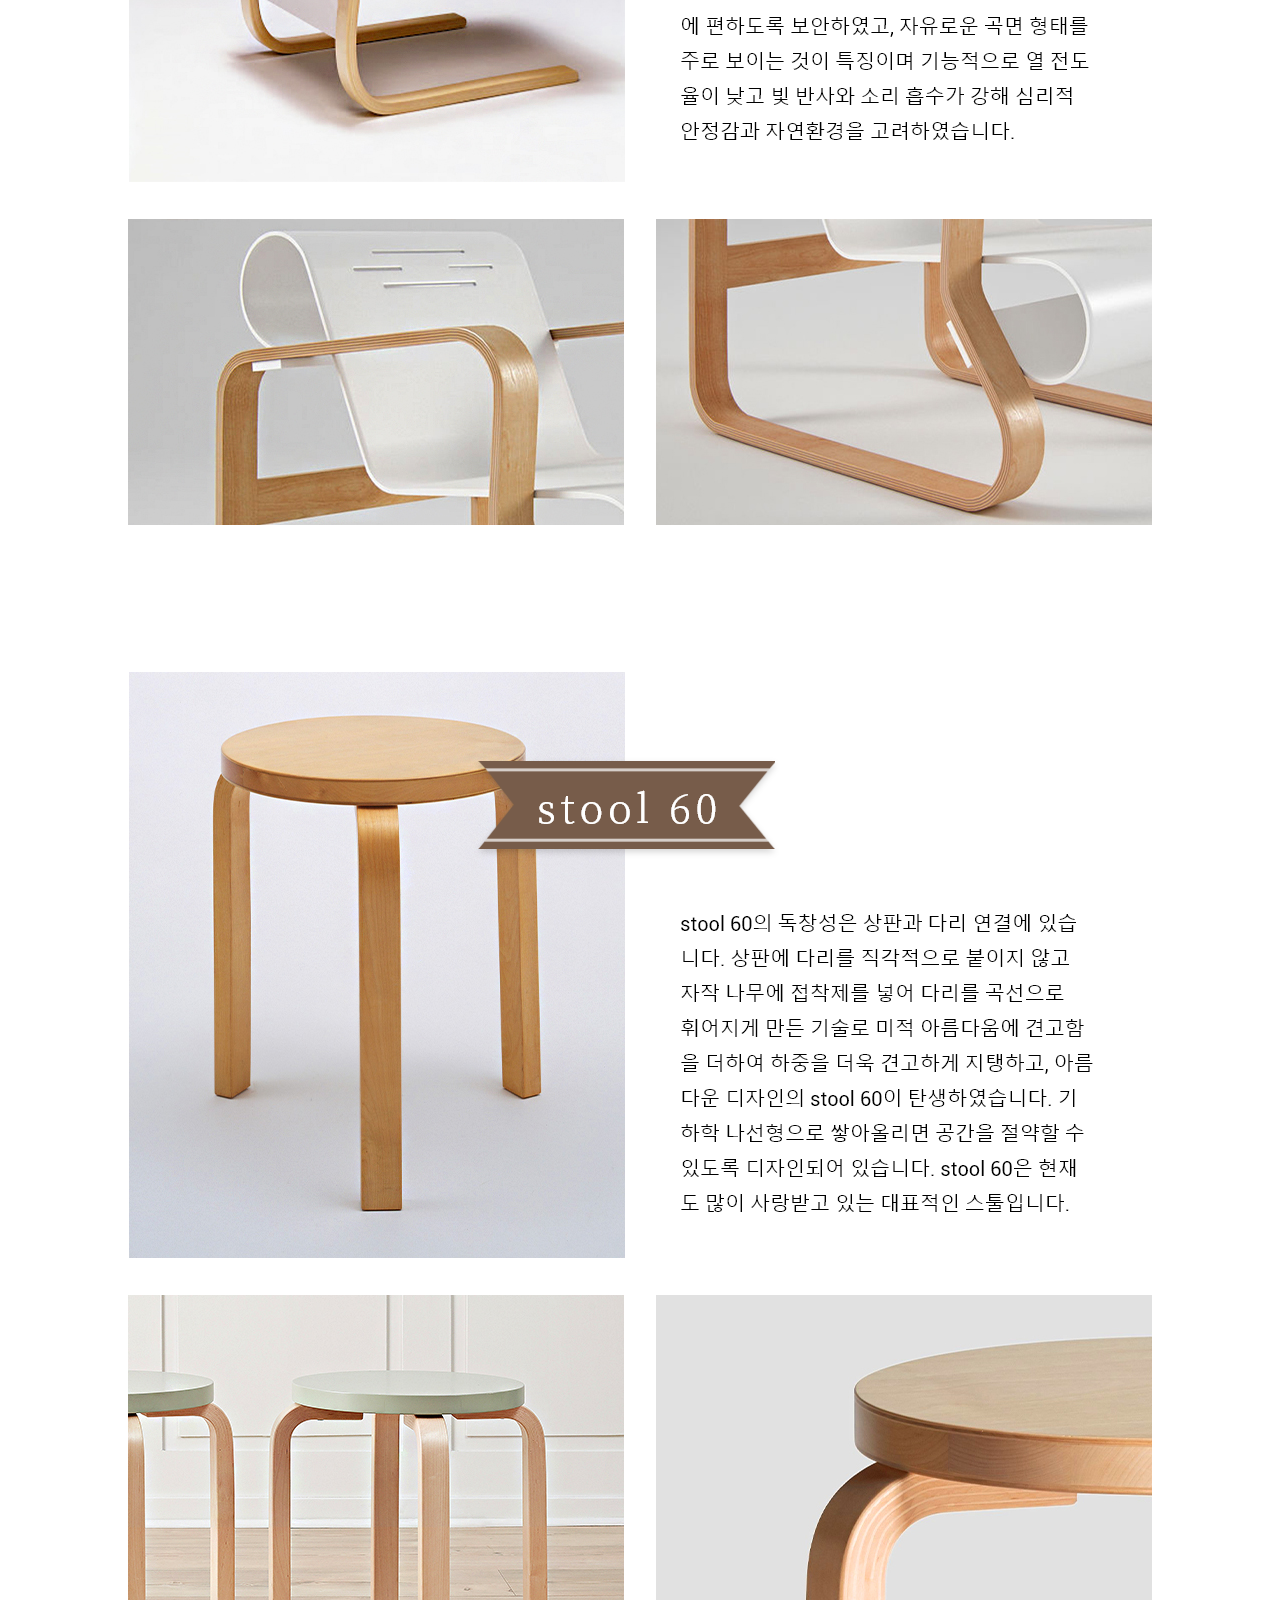
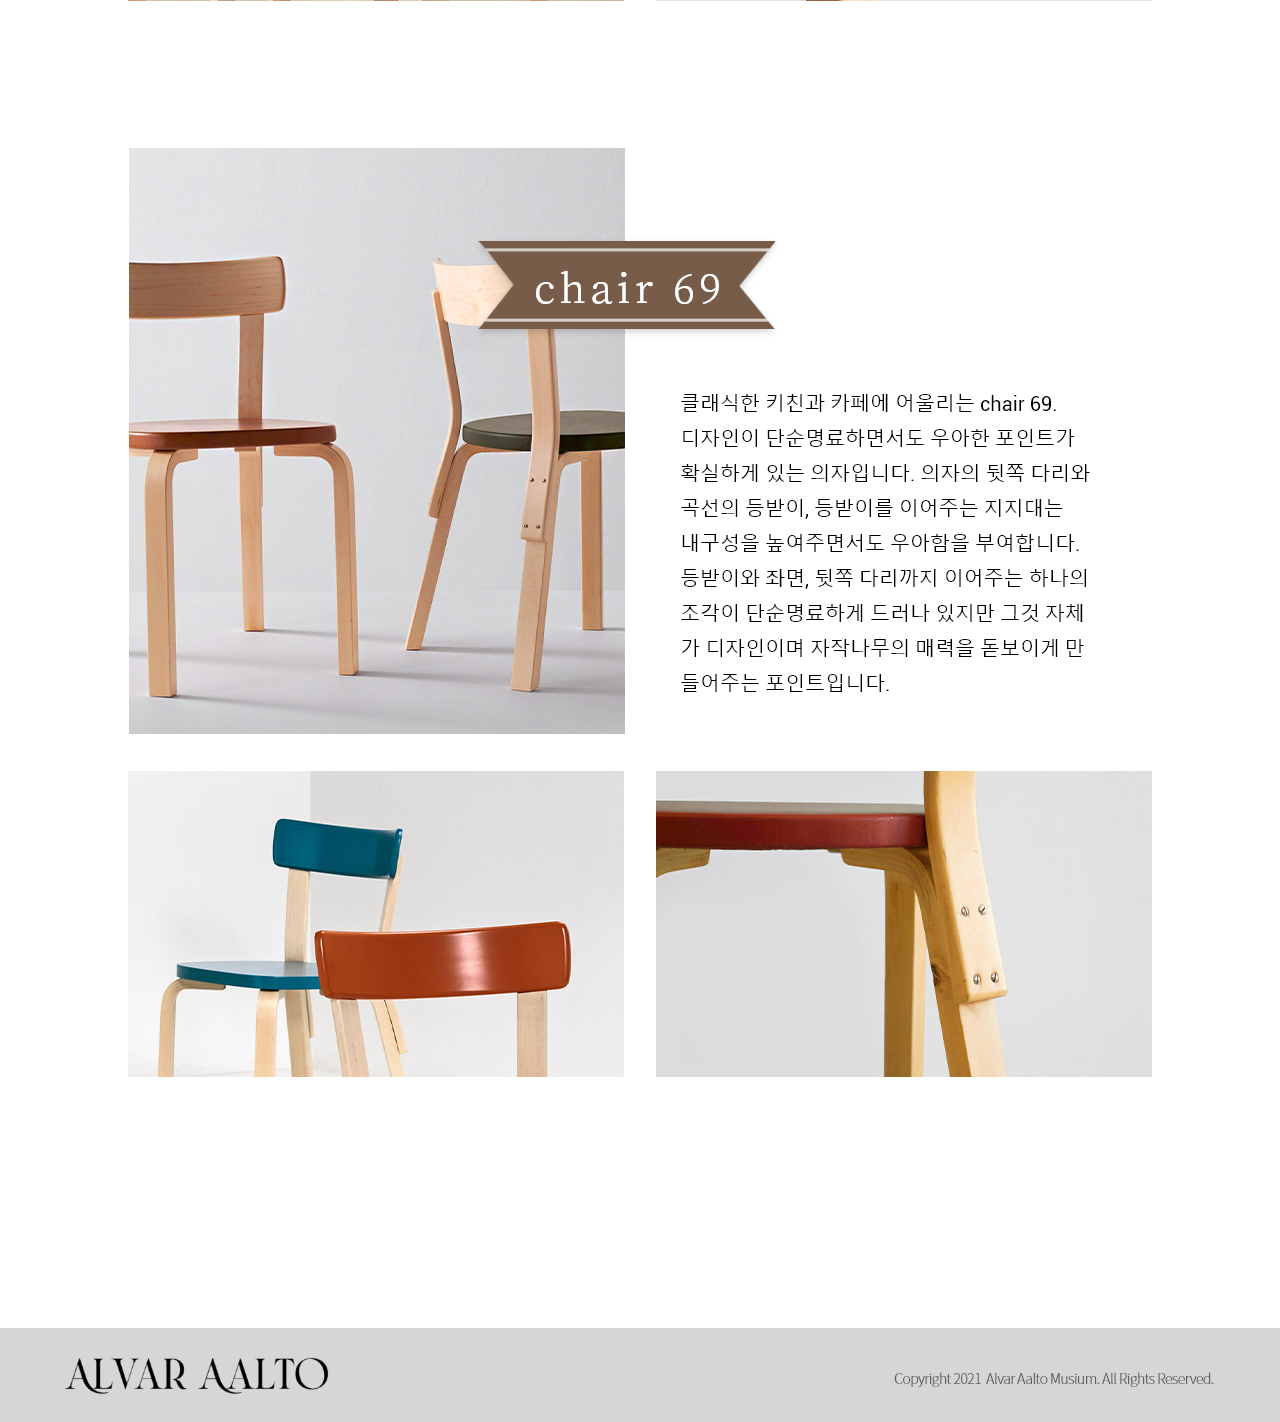
<file: sub04.html>
<!DOCTYPE html>
<html lang="ko" dir="ltr">
  <head>
    <meta charset="utf-8">
    <title>Alvar Aalto Museum</title>
    <link rel="stylesheet" href="css/master.css">
  </head>
  <body>
    <header>
      <a href="sub01.html"><div class="menu1"><img src="img/00_01_menu1.png" alt="=Profile"></div></a>
      <a href="sub02.html"><div class="menu2"><img src="img/00_01_menu2.png" alt="=Representative "></div></a>
      <a href="index.html"><div class="logo"><img src="img/00_01_logo.png" alt="=Alvar Aalto Museum logo"></div></a>
      <a href="sub03.html"><div class="menu3"><img src="img/00_01_menu3.png" alt="=Alvar Aalto House"></div></a>
      <a href="sub04.html"><div class="menu4"><img src="img/00_01_menu4.png" alt="=Artec"></div></a>
    </header>

    <section>
      <div>
      <div class="sub04">
        <div class="sub04_bg1">
          <div class="sub04_text1"><img src="img/04_02_text.png"></div>
        </div>

        <div class="sub04_bg2">
          <div class="sub04_text2"><img src="img/04_03_text.png"></div>
          <div class="sub04_con1"><img src="img/04_03_bg.png"></div>
          <div class="sub04_text3"><img src="img/04_03_text2.png"></div>
          <div class="sub04_con2"><img src="img/04_03_bg2.png"></div>
          <div class="sub04_text4"><img src="img/04_04_text.png"></div>
          <div class="sub04_con3"><img src="img/04_04_bg.png"></div>
          <div class="sub04_con4"><img src="img/04_04_bg2.png"></div>
          <div class="sub04_con5"><img src="img/04_05_bg.png"></div>
          <div class="sub04_con6"><img src="img/04_05_bg2.png"></div>
          <div class="sub04_con7"><img src="img/04_06_bg.png"></div>
          <div class="sub04_con8"><img src="img/04_06_bg2.png"></div>
        </div>

    </div>
    </div>
    </section>

    <footer>
        <div class="footer_logo"><img src="img/00_07_footer.png" alt="footer"></div>
    </footer>
  </body>
</html>
</file>
<file: css/master.css>
*{margin: 0;padding: 0;text-decoration: none;list-style: none;}
header{
  background-color: #ffffff;
  height: 96px;
  display: flex;
  justify-content: center;
  align-items: center;
}

.header{background-size: cover;
background-position: center;
height:96px;
}

.menu1{
padding-top: 48px;
padding-bottom: 24px;
margin-right: 40.5px;
display: block; width: 78px; height: 22px;
background: #fff; color: #fff;
text-align: center; line-height: 23px;
border-bottom: 2px solid #fff; color: #1A1A1A;}
.menu1:hover {border-bottom: 5px solid #775C4A; color: #775C4B; text-shadow: 1px 1px 1px #ff8d97; text-transform:uppercase;}

.menu2{padding-top: 48px;
padding-bottom: 19px;
padding-left: 40.5px;
padding-right: 30px;}
.menu2:hover {border-bottom: 5px solid #775C4A; color: #775C4B; text-shadow: 1px 1px 1px #ff8d97; text-transform:uppercase;}

.logo{text-align:center;
padding-top: 28px;
padding-left: 30px;
padding-bottom: 26px;
padding-right: 29px;}

.menu3{padding-top: 48px;
padding-bottom: 19px;
padding-left: 29px;
padding-right: 30px;}
.menu3:hover {border-bottom: 5px solid #775C4A; color: #775C4B; text-shadow: 1px 1px 1px #ff8d97; text-transform:uppercase;}

.menu4{padding-top: 48px;
margin-left: 30px;
padding-bottom: 19px;}
.menu4:hover {border-bottom: 5px solid #775C4A; color: #775C4B; text-shadow: 1px 1px 1px #ff8d97; text-transform:uppercase;}


.bg{height: 900px;background-size: cover;background-position: center;
}

.bg1{background-image: url('../img/00_02_bg.png');
height: 900px;
background-size: cover;
background-position: center;}
.text1{margin: auto;
text-align:center;
padding-top: 759px;
padding-bottom: 69px;
}

.bg2{background-image: url('../img/00_03_bg.png');
height: 800px;
background-size: cover;
background-position: center;}
.text2{margin: auto;
text-align:center;
padding-top: 276px;
padding-left: 562px;
padding-bottom: 36px;}
.more01{width: 80px;
height: 60px;
margin-bottom: 81px;
}
.more1{margin: auto;
margin-left: 960px;
}

.bg3{background-color: #ffffff;
height: 896px;
background-size: cover;
background-position: center;}
.text3{margin: auto;
text-align:center;
padding-top: 88px;
padding-bottom: 12px;}
.con1{text-align: center;
padding-bottom: 31px;}
.more02{width: 80px;
height: 60px;
margin-bottom: 100px;
}
.more2{margin: auto;
margin-left: 960px;
}

.bg4{background-image: url('../img/00_05_back.png');
height: 822px;
background-size: cover;
background-position: center;}


.text4{
text-align:center;
padding-top: 115px;
padding-bottom: 23px;}
.con2{text-align: center;
padding-bottom: 23px;}
.more03{width: 80px;
height: 60px;
margin-bottom: 81px;
}
.more3{
margin-left: 960px;
}

.bg5{background-image: url('../img/00_06_back.png');
height: 897px;
background-size: cover;
background-position: center;}
.text5{text-align:center;
padding-top: 90px;
padding-bottom: 28px;
}
.con3{text-align: center;
}
.more04{width: 80px;
height: 60px;
margin-bottom: 57px;
}
.more4{margin: auto;
margin-left: 960px;
}

.tit1{position: relative;display: inline-block;border: 0px solid red;height: 130px;left: 50%;top: 50%;transform: translateX(-95%) translateY(-50%);}

.bg_ext{display: flex;justify-content: center;align-items: center;}



.sub01_bg1{background-image: url('../img/01_02_bg.png');
height: 645px;
background-size: cover;
background-position: center;}
.sub01_text1{margin: auto;
text-align:center;
padding-top: 331px;
padding-bottom: 90px;}

.sub01_bg2{height: 2455px;
background-color: #ffffff;
padding-top: 157px;}
.sub01_text2{margin: auto;
text-align:center;
background-color: #ffffff;}
.sub01_text3{margin: auto;
text-align:center;
padding-top: 202px;}
.sub01_con1{margin: auto;
text-align:center;
padding-top: 44px;}
.sub01_text4{margin: auto;
text-align:center;
padding-top: 169px;}
.sub01_con2{margin: auto;
text-align:center;
padding-top: 85px;}
.sub01_text5{margin: auto;
text-align:center;
padding-top: 39.5px;}



.sub02{height: 7377px;
background-color: #ffffff;}
.sub02_bg1{background-image: url('../img/02_02_bg.png');
height: 645px;
background-size: cover;
background-position: center;}
.sub02_text1{margin: auto;
text-align:center;
padding-top: 338px;
padding-bottom: 80px;}
.sub02_text2{margin: auto;
text-align:center;
padding-top: 110px;}
.sub02_text3{margin: auto;
text-align:center;
padding-top: 128px;}
.sub02_con1{margin: auto;
text-align:center;
padding-top: 54px;}
.sub02_text4{margin: auto;
text-align:center;
padding-top: 172px;}
.sub02_con2{margin: auto;
text-align:center;
padding-top: 54px;}
.sub02_text5{margin: auto;
text-align:center;
padding-top: 172px;}
.sub02_con3{margin: auto;
text-align:center;
padding-top: 54px;}
.sub02_text6{margin: auto;
text-align:center;
padding-top: 172px;}
.sub02_con4{margin: auto;
text-align:center;
padding-top: 54px;}
.sub02_text7{margin: auto;
text-align:center;
padding-top: 172px;}
.sub02_con5{margin: auto;
text-align:center;
padding-top: 54px;}
.sub02_text8{margin: auto;
text-align:center;
padding-top: 172px;}
.sub02_con6{margin: auto;
text-align:center;
padding-top: 54px;}



.sub03{height: 5932px;
background-color: #ffffff;}
.sub03_bg1{background-image: url('../img/03_02_bg.png');
height: 645px;
background-size: cover;
background-position: center;}
.sub03_text1{margin: auto;
text-align:center;
padding-top: 349px;
padding-bottom: 80px;}
.sub03_text2{margin: auto;
text-align:center;
padding-top: 110px;}
.sub03_con1{margin: auto;
text-align:center;
padding-top: 103px;}
.sub03_con2{margin: auto;
text-align:center;
padding-top: 141px;}
.sub03_text3{margin: auto;
text-align:center;
padding-top: 9px;}
.sub03_con3{margin: auto;
text-align:center;
padding-top: 192px;}
.sub03_con4{margin: auto;
text-align:center;
padding-top: 240px;}
.sub03_con5{margin: auto;
text-align:center;
padding-top: 240px;}
.sub03_con6{margin: auto;
text-align:center;
padding-top: 240px;}



.sub04{height: 6032px;
background-color: #ffffff;}
.sub04_bg1{background-image: url('../img/04_02_bg.png');
height: 645px;
background-size: cover;
background-position: center;}
.sub04_text1{margin: auto;
text-align:center;
padding-top: 337px;
padding-bottom: 80px;}
.sub04_text2{margin: auto;
text-align:center;
padding-top: 110px;}
.sub04_con1{margin: auto;
text-align:center;
padding-top: 98px;}
.sub04_text3{margin: auto;
text-align:center;
padding-top: 36px;}
.sub04_con2{margin: auto;
text-align:center;
padding-top: 100px;}
.sub04_text4{margin: auto;
text-align:center;
padding-top: 95px;}
.sub04_con3{margin: auto;
margin-right: 55px;
text-align:center;
padding-top: 85px;}
.sub04_con4{margin: auto;
text-align:center;
padding-top: 33px;}
.sub04_con5{margin: auto;
margin-right: 55px;
text-align:center;
padding-top: 143px;}
.sub04_con6{margin: auto;
text-align:center;
padding-top: 33px;}
.sub04_con7{margin: auto;
margin-right: 55px;
text-align:center;
padding-top: 143px;}
.sub04_con8{margin: auto;
text-align:center;
padding-top: 33px;
padding-bottom: 175px;}

/*CSS 애니메이션 효과*/




.footer_logo{height: 68px;
background-color: #D6D6D6; 
text-align: center;
padding-top: 26px;}
</file>
